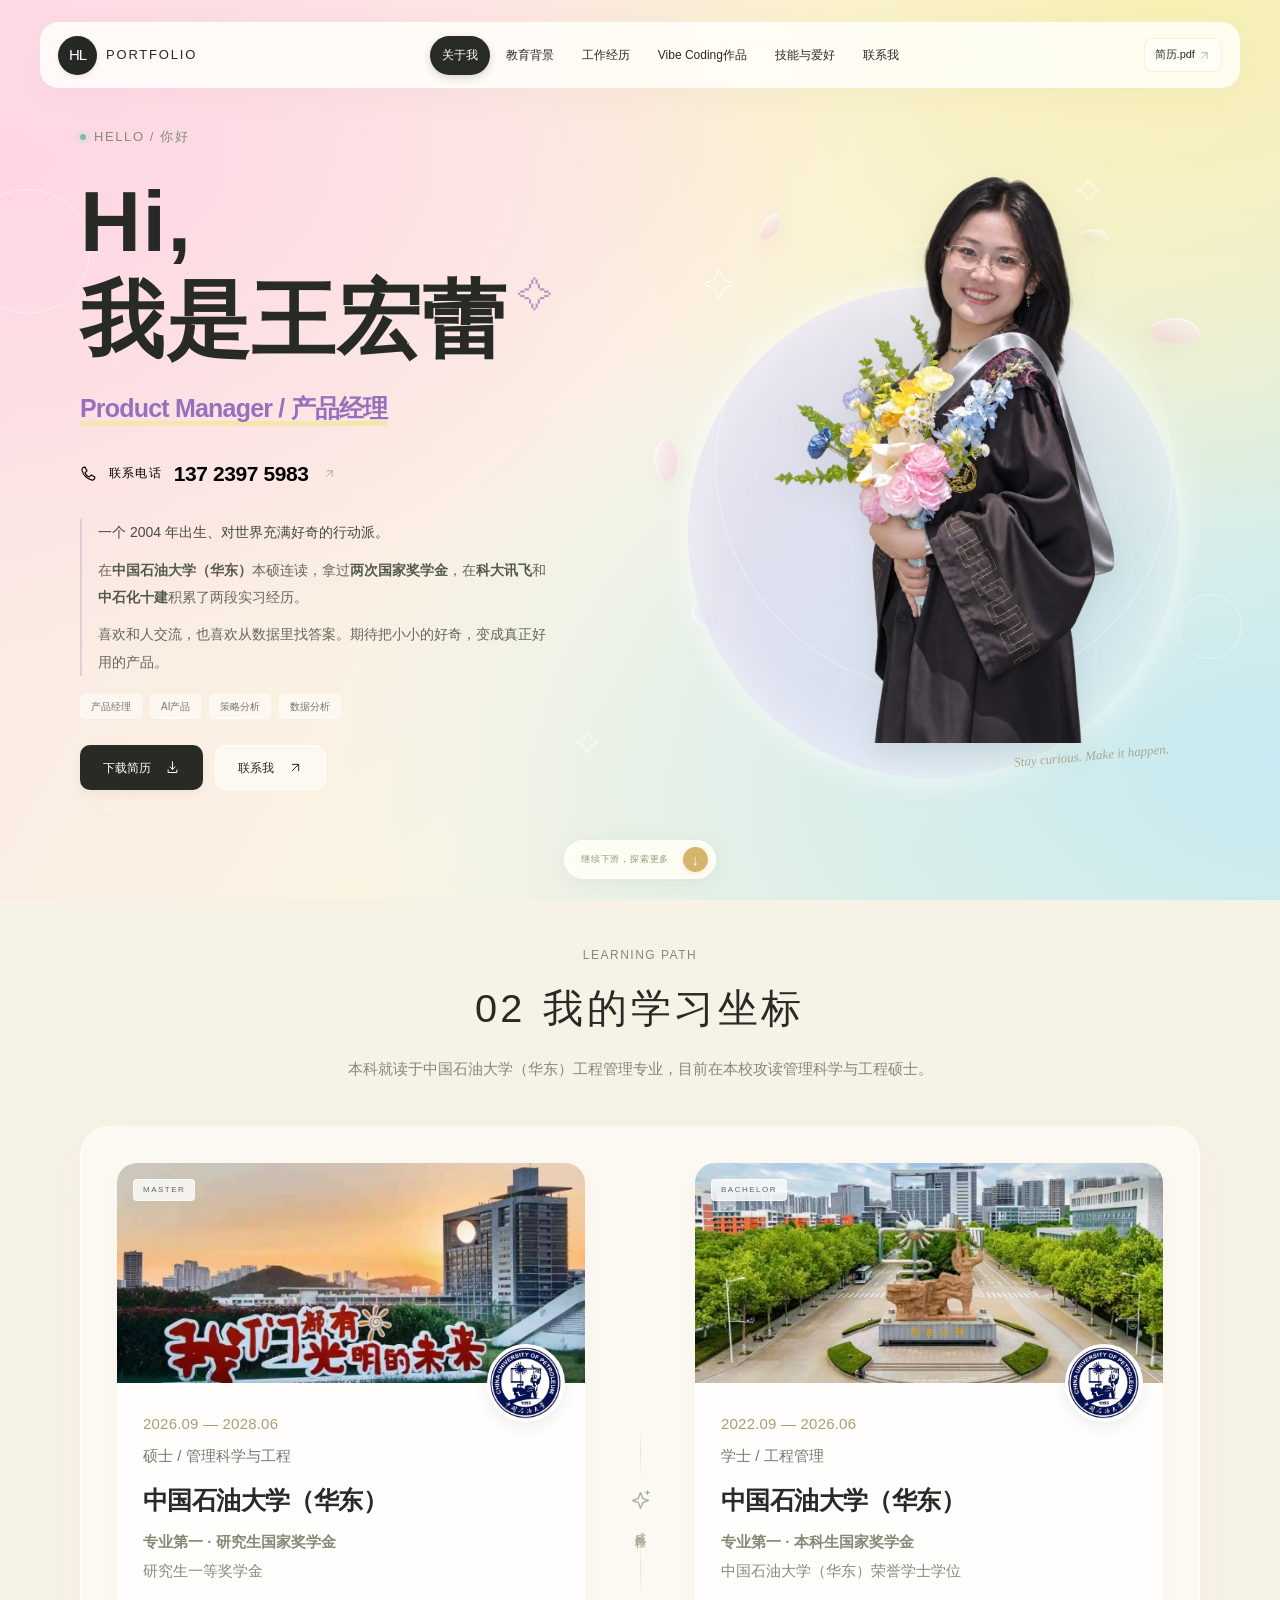
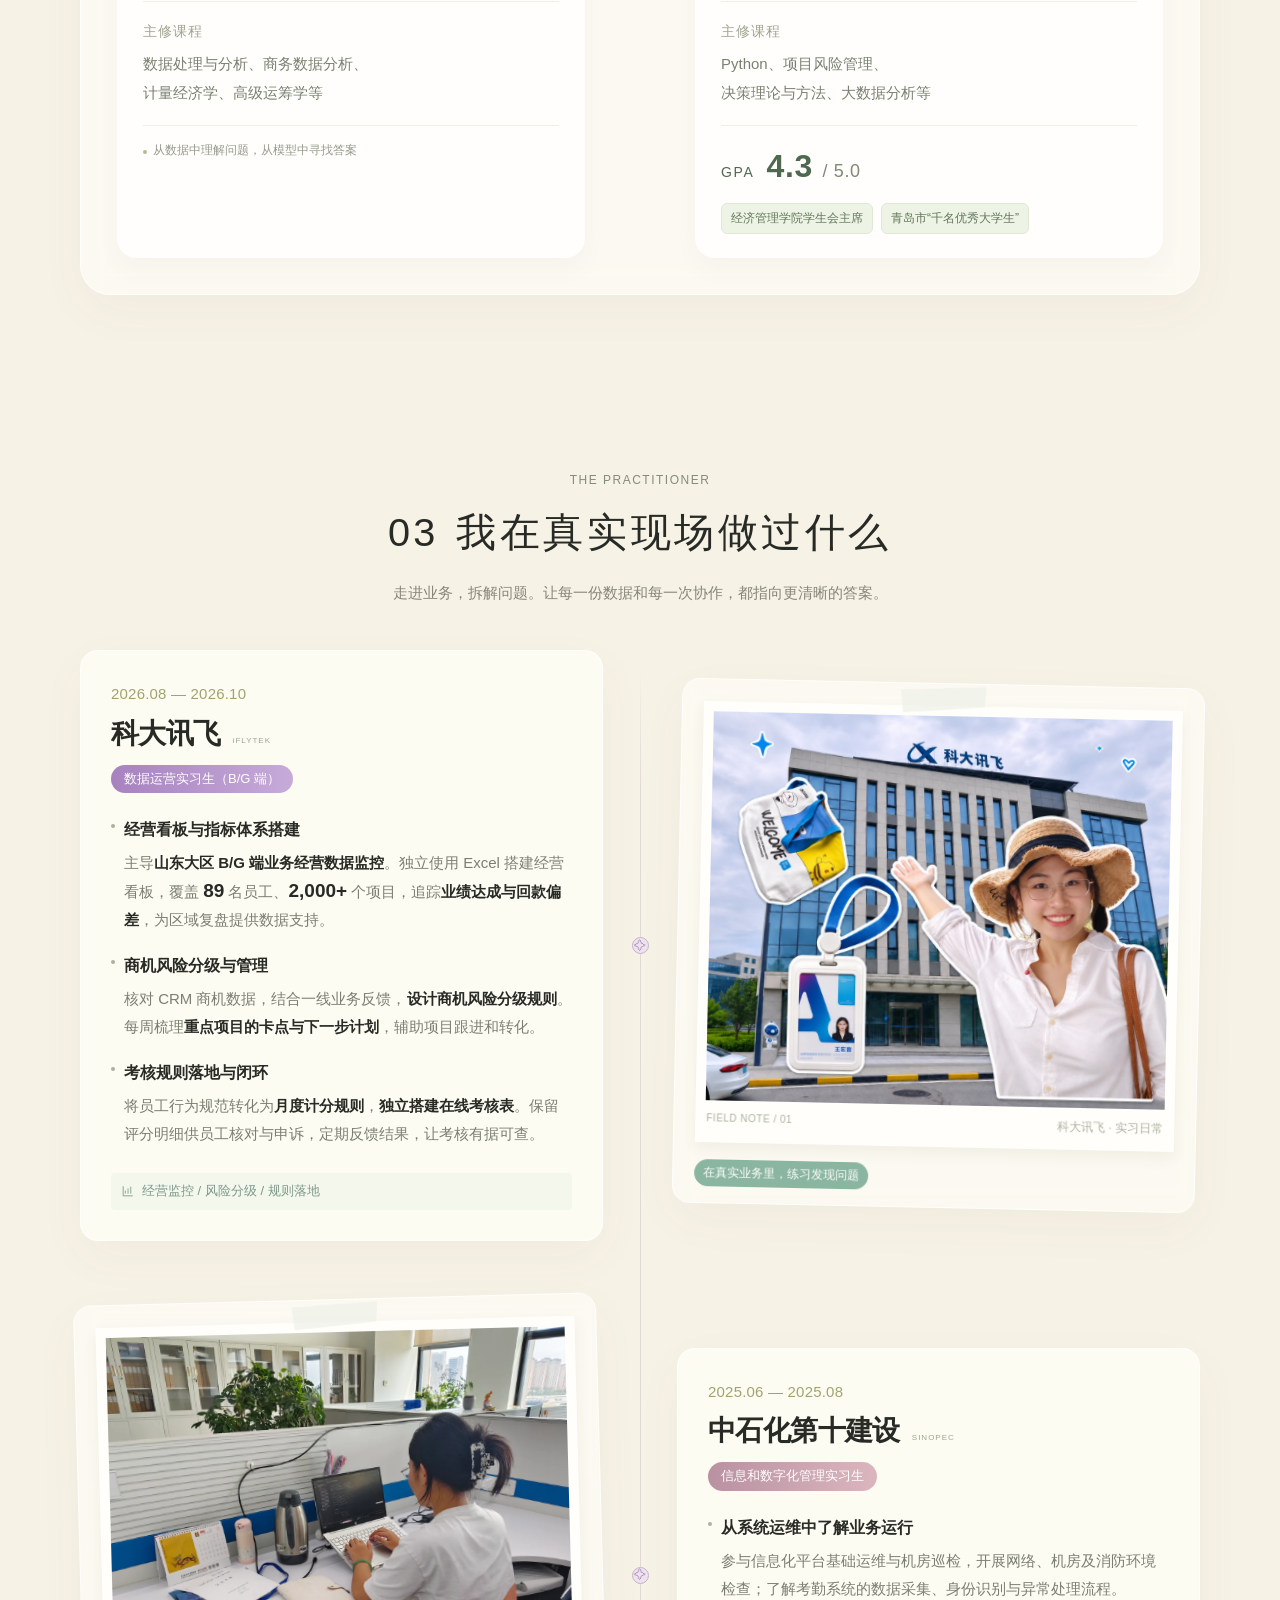
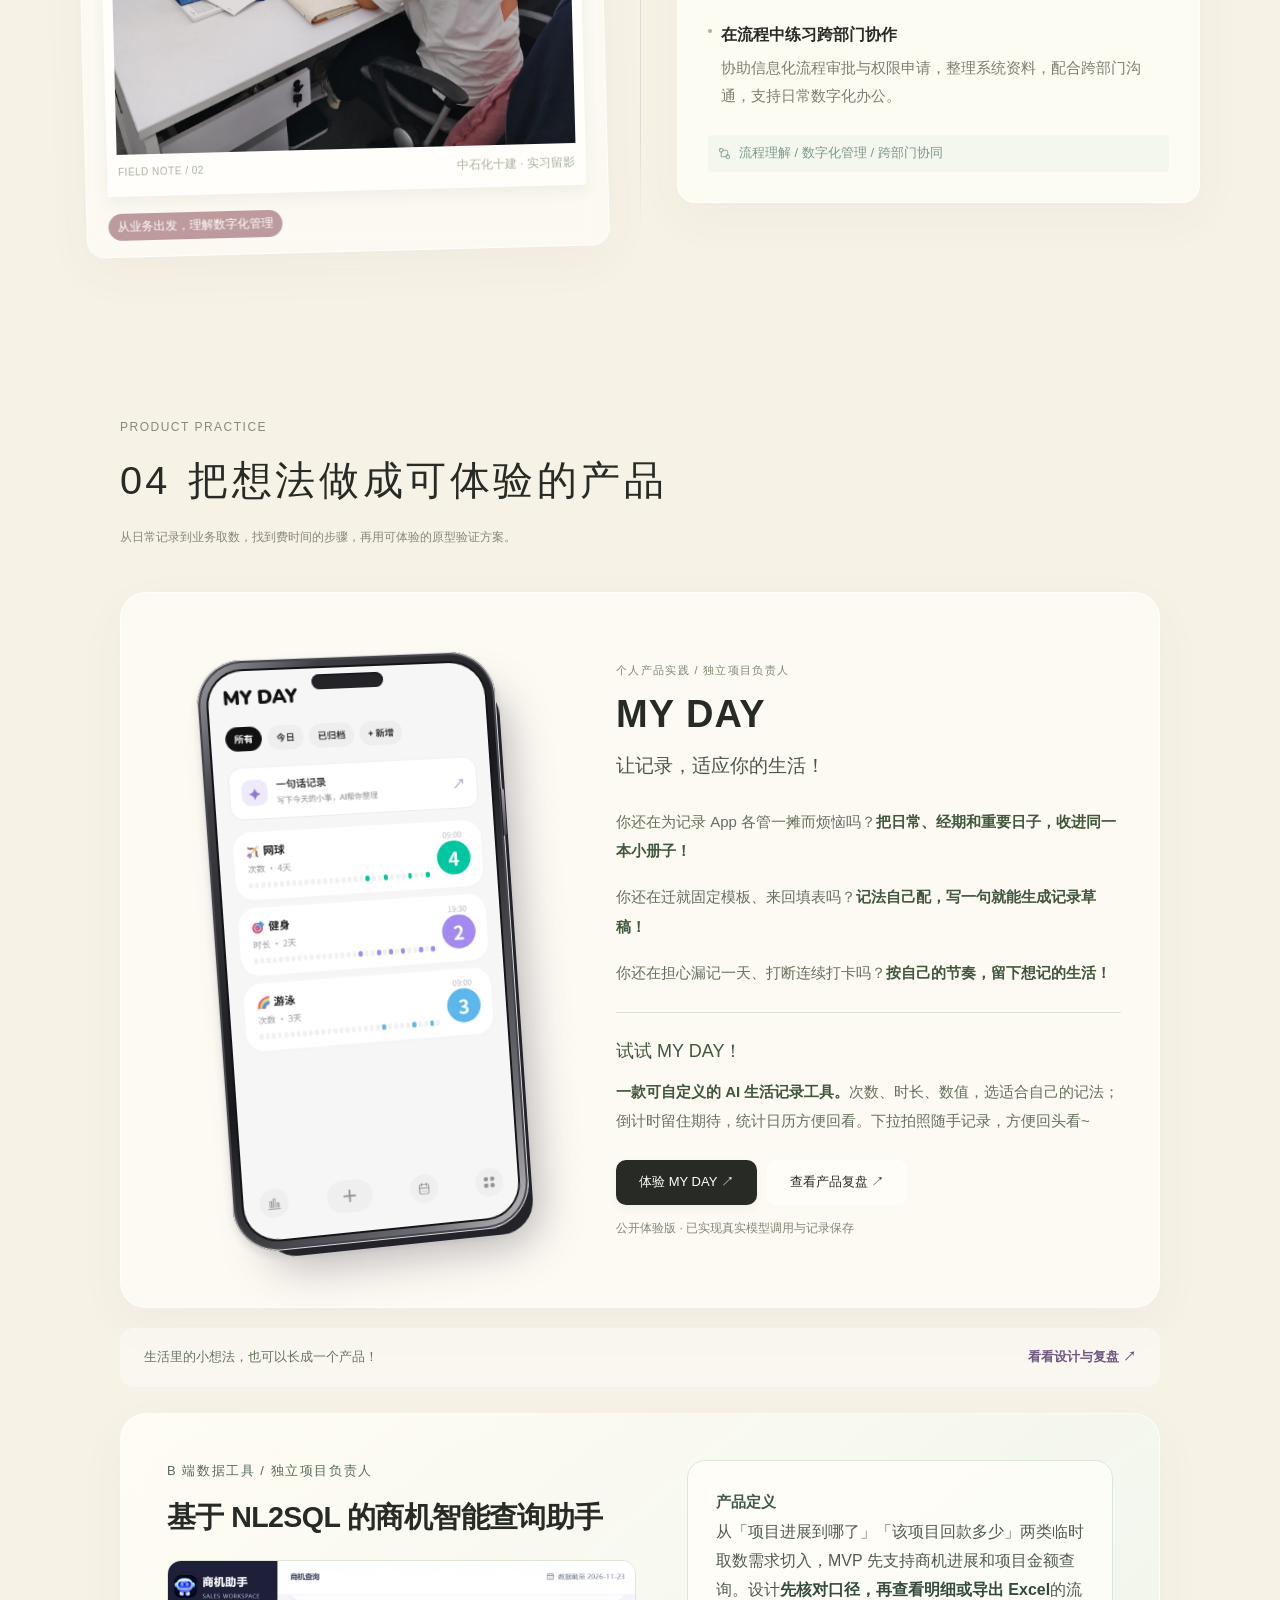
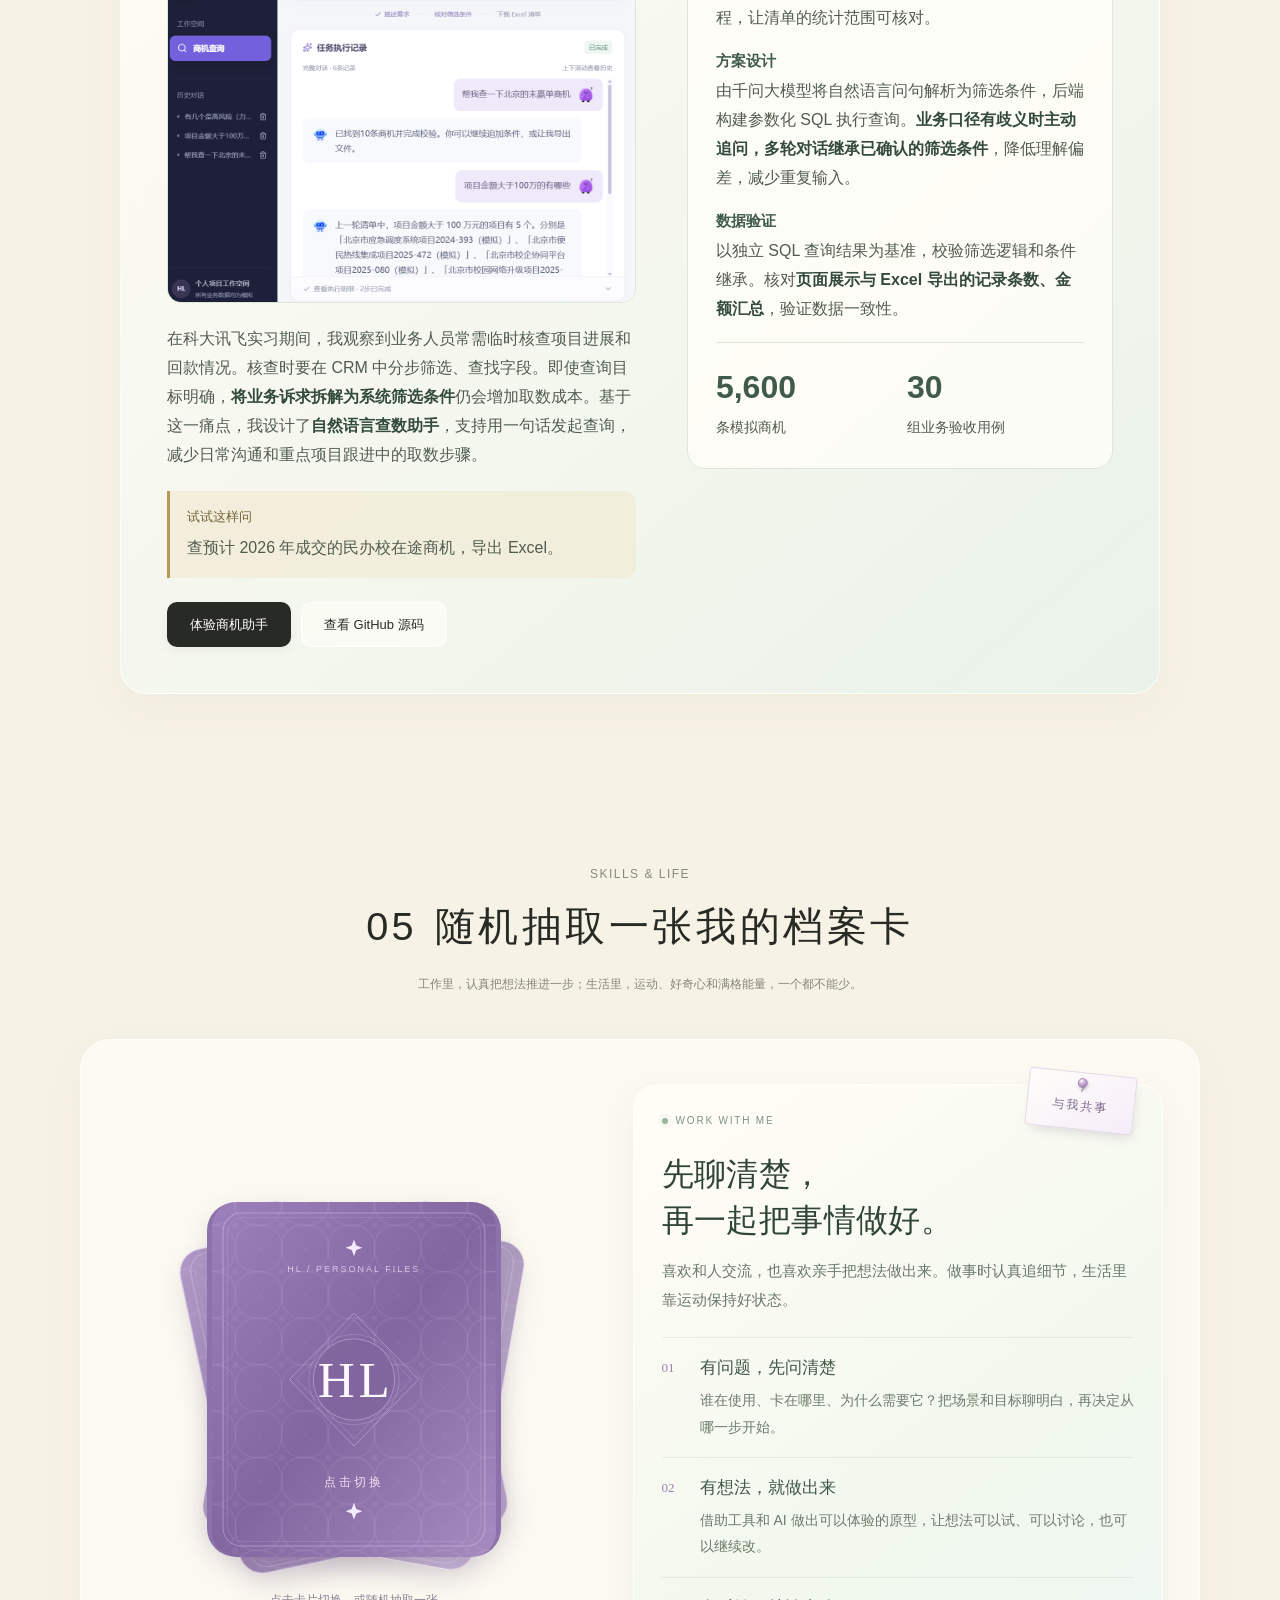
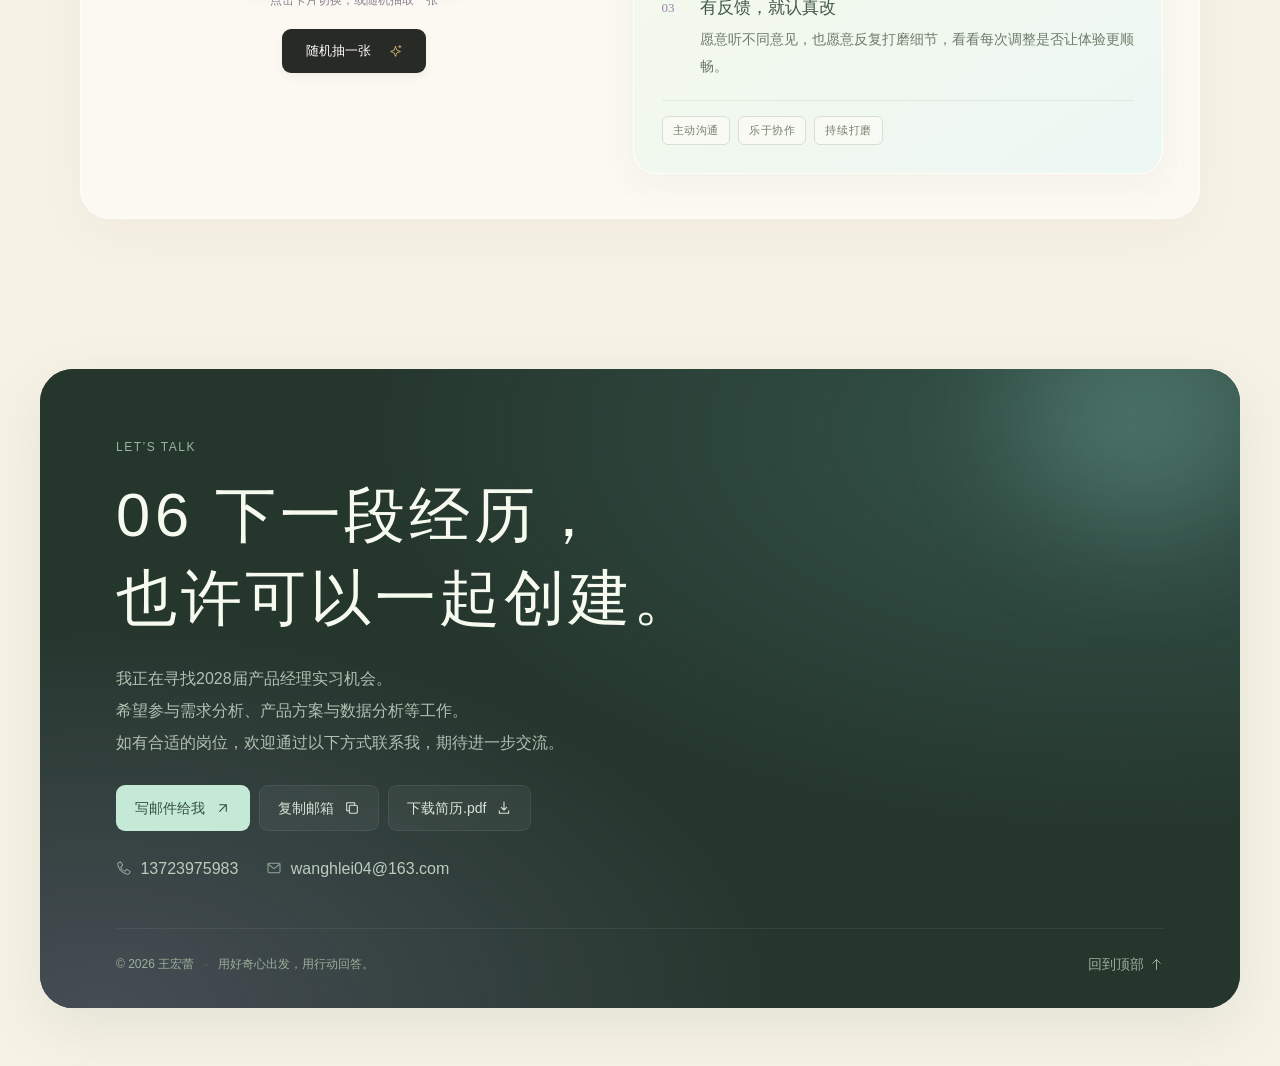
<file: index.html>
<!doctype html>
<html lang="zh-CN">
<head>
  <meta charset="utf-8">
  <meta name="viewport" content="width=device-width,initial-scale=1">
  <meta name="theme-color" content="#f8f2e4">
  <meta name="description" content="你好，我是王宏蕾。中国石油大学（华东）本硕连读，正在寻找产品经理相关实习。这里记录我的学习、实习和产品探索。">
  <title>王宏蕾 · 产品经理实习 | Portfolio</title>
  <link rel="icon" type="image/svg+xml" href="assets/favicon.svg">
  <link rel="stylesheet" href="styles.css?v=20261118-hr-public-1">
  <link rel="stylesheet" href="my-day-case.css?v=20261118-hr-public-1">
  <link rel="stylesheet" href="skills-deck.css">
  <script src="app.js" defer></script>
  <script src="skills-deck.js" defer></script>
  <link rel="stylesheet" href="opportunity-case.css?v=4">
</head>
<body>
  <a class="skip-link" href="#about">跳转至主要内容</a>
  <div class="ambient" aria-hidden="true"><span class="outline o1"></span><span class="outline o2"></span><span class="outline o3"></span><span class="glimmer g1">✧</span><span class="glimmer g2">✧</span></div>
  <header class="site-header">
    <a class="brand" href="#about" aria-label="HL 王宏蕾个人主页"><span class="brand-mark">HL</span><span>PORTFOLIO</span></a>
    <nav aria-label="主导航"><a href="#about" class="active">关于我</a><a href="#education">教育背景</a><a href="#experience">工作经历</a><a href="#projects">Vibe Coding作品</a><a href="#skills">技能与爱好</a><a href="#contact">联系我</a></nav>
    <a class="header-resume" href="assets/wang-honglei-resume.pdf?v=20261125-969ab6dcf9" download="简历-王宏蕾-中国石油大学（华东）.pdf">简历.pdf <svg><use href="#i-arrow-up-right"/></svg></a>
    <button class="menu-toggle" aria-label="展开导航" aria-expanded="false"><svg><use href="#i-menu"/></svg></button>
  </header>
  <main>
    <section id="about" class="hero section-shell">
      <div class="hero-copy">
        <div class="eyebrow hello"><span class="status-dot"></span> HELLO / 你好</div>
        <h1>Hi,<br><span class="hero-name">我是王宏蕾</span><span class="name-spark">✧</span></h1>
        <p class="hero-role"><span>Product Manager / 产品经理</span></p>
        <a class="phone-strip" href="tel:13723975983" aria-label="拨打联系电话 13723975983"><svg class="phone-glyph"><use href="#i-phone"/></svg><span class="phone-label">联系电话</span><strong class="phone-number">137 2397 5983</strong><svg class="phone-arrow"><use href="#i-arrow-up-right"/></svg></a>
        <div class="intro">
          <p>一个 2004 年出生、对世界充满好奇的行动派。</p>
          <p>在<strong>中国石油大学（华东）</strong>本硕连读，拿过<strong>两次国家奖学金</strong>，在<strong>科大讯飞</strong>和<strong>中石化十建</strong>积累了两段实习经历。</p>
          <p>喜欢和人交流，也喜欢从数据里找答案。期待把小小的好奇，变成真正好用的产品。</p>
        </div>
        <div class="tags"><span>产品经理</span><span>AI产品</span><span>策略分析</span><span>数据分析</span></div>
        <div class="hero-actions"><a class="button dark" href="assets/wang-honglei-resume.pdf?v=20261125-969ab6dcf9" download="简历-王宏蕾-中国石油大学（华东）.pdf">下载简历 <svg><use href="#i-download"/></svg></a><button class="button light" data-contact>联系我 <svg><use href="#i-arrow-up-right"/></svg></button></div>
      </div>
      <div class="hero-art">
        <div class="portrait-halo"></div><div class="portrait-ring"></div>
        <span class="petal p1"></span><span class="petal p2"></span><span class="petal p3"></span><span class="petal p4"></span><span class="petal p5"></span><span class="art-spark">✧</span>
        <img class="hero-portrait" src="assets/portrait-graduation-silver.webp" alt="王宏蕾身穿银色领边学位服、手捧鲜花的毕业人像" fetchpriority="high" width="960" height="1440" onerror="this.src='assets/portrait-resume.jpg';this.classList.add('fallback');this.onerror=null">

        <span class="art-caption">Stay curious. Make it happen.</span>
      </div>
    </section>
    <section id="education" class="section-shell education">
      <div class="section-heading center"><p class="eyebrow">LEARNING PATH</p><h2><span class="section-number">02</span><span class="section-title">我的学习坐标</span></h2><p>本科就读于中国石油大学（华东）工程管理专业，目前在本校攻读管理科学与工程硕士。</p></div>
      <div class="education-board glass">
        <article class="education-card"><div class="campus-photo"><img src="assets/campus-master.jpg" alt="中国石油大学（华东）夕阳下的校园" loading="lazy"><span class="degree-stamp">MASTER</span></div><img class="school-badge" src="assets/university-badge.webp" alt="中国石油大学（华东）校徽" loading="lazy"><div class="education-body"><p class="date">2026.09 — 2028.06</p><p class="degree">硕士 / 管理科学与工程</p><h3>中国石油大学（华东）</h3><p class="school-honors"><strong>专业第一 · 研究生国家奖学金</strong><br>研究生一等奖学金</p><div class="course-block"><span>主修课程</span><p>数据处理与分析、商务数据分析、<br>计量经济学、高级运筹学等</p></div><div class="card-foot"><span class="tiny-dot"></span> 从数据中理解问题，从模型中寻找答案</div></div></article>
        <div class="growth-path" aria-hidden="true"><span></span><svg><use href="#i-sparkles"/></svg><small>成长路径</small><span></span></div>
        <article class="education-card"><div class="campus-photo"><img src="assets/campus-bachelor.jpg" alt="中国石油大学（华东）本科校园风光" loading="lazy"><span class="degree-stamp">BACHELOR</span></div><img class="school-badge" src="assets/university-badge.webp" alt="中国石油大学（华东）校徽" loading="lazy"><div class="education-body"><p class="date">2022.09 — 2026.06</p><p class="degree">学士 / 工程管理</p><h3>中国石油大学（华东）</h3><p class="school-honors"><strong>专业第一 · 本科生国家奖学金</strong><br>中国石油大学（华东）荣誉学士学位</p><div class="course-block"><span>主修课程</span><p>Python、项目风险管理、<br>决策理论与方法、大数据分析等</p></div><div class="card-foot academic-highlights"><div class="gpa-highlight"><span>GPA</span><strong>4.3 <small>/ 5.0</small></strong></div><div class="education-tags"><span>经济管理学院学生会主席</span><span>青岛市“千名优秀大学生”</span></div></div></div></article>
      </div>
    </section>
    <section id="experience" class="section-shell experience">
      <div class="section-heading center"><p class="eyebrow">THE PRACTITIONER</p><h2><span class="section-number">03</span><span class="section-title">我在真实现场做过什么</span></h2><p>走进业务，拆解问题。让每一份数据和每一次协作，都指向更清晰的答案。</p></div>
      <div class="timeline">
        <article class="work-row" id="iflytek-internship"><div class="work-copy glass"><p class="date">2026.08 — 2026.10</p><h3>科大讯飞<span>iFLYTEK</span></h3><p class="role-chip purple">数据运营实习生（B/G 端）</p><ul class="work-points">
          <li><strong>经营看板与指标体系搭建</strong><p>主导<strong>山东大区 B/G 端业务经营数据监控</strong>。独立使用 Excel 搭建经营看板，覆盖 <b>89</b> 名员工、<b>2,000+</b> 个项目，追踪<strong>业绩达成与回款偏差</strong>，为区域复盘提供数据支持。</p></li>
          <li><strong>商机风险分级与管理</strong><p>核对 CRM 商机数据，结合一线业务反馈，<strong>设计商机风险分级规则</strong>。每周梳理<strong>重点项目的卡点与下一步计划</strong>，辅助项目跟进和转化。</p></li>
          <li><strong>考核规则落地与闭环</strong><p>将员工行为规范转化为<strong>月度计分规则</strong>，<strong>独立搭建在线考核表</strong>。保留评分明细供员工核对与申诉，定期反馈结果，让考核有据可查。</p></li>
        </ul><div class="work-takeaway"><svg><use href="#i-chart"/></svg> 经营监控 / 风险分级 / 规则落地</div></div><span class="timeline-point" aria-hidden="true">✧</span><div class="photo-note glass"><div class="work-photo"><div class="work-photo-image iflytek-frame"><img src="assets/iflytek-reframed.webp" alt="科大讯飞实习留影，楼顶公司名、本人和工牌完整可见" loading="lazy"></div><span class="photo-tape"></span><div class="photo-caption"><span>FIELD NOTE / 01</span><span>科大讯飞 · 实习日常</span></div></div><div class="note-foot"><span class="note-tag mint">在真实业务里，练习发现问题</span></div></div></article>
        <article class="work-row reverse"><div class="work-copy glass"><p class="date">2025.06 — 2025.08</p><h3>中石化第十建设<span>SINOPEC</span></h3><p class="role-chip rose">信息和数字化管理实习生</p><ul class="work-points">
          <li><strong>从系统运维中了解业务运行</strong><p>参与信息化平台基础运维与机房巡检，开展网络、机房及消防环境检查；了解考勤系统的数据采集、身份识别与异常处理流程。</p></li>
          <li><strong>在流程中练习跨部门协作</strong><p>协助信息化流程审批与权限申请，整理系统资料，配合跨部门沟通，支持日常数字化办公。</p></li>
        </ul><div class="work-takeaway"><svg><use href="#i-workflow"/></svg> 流程理解 / 数字化管理 / 跨部门协同</div></div><span class="timeline-point" aria-hidden="true">✧</span><div class="photo-note glass"><div class="work-photo"><div class="work-photo-image"><img src="assets/sinopec-1.webp" alt="中石化第十建设实习期间留影" loading="lazy"></div><span class="photo-tape"></span><div class="photo-caption"><span>FIELD NOTE / 02</span><span>中石化十建 · 实习留影</span></div></div><div class="note-foot"><span class="note-tag rose">从业务出发，理解数字化管理</span></div></div></article>
      </div>
    </section>
    <section id="projects" class="section-shell projects">
      <div class="section-heading"><p class="eyebrow">PRODUCT PRACTICE</p><h2><span class="section-number">04</span><span class="section-title">把想法做成可体验的产品</span></h2><p>从日常记录到业务取数，找到费时间的步骤，再用可体验的原型验证方案。</p></div>
      <article class="myday-feature">
        <figure class="myday-preview device-preview home-device-preview"><div class="product-device"><div class="product-device-screen"><img src="assets/myday-home.webp" alt="手机中的 MY DAY 首页，含一句话记录及网球、健身、游泳事件" width="780" height="1580" loading="lazy"></div></div></figure>
        <div class="myday-feature-copy">
          <p class="myday-overline">个人产品实践 / 独立项目负责人</p>
          <h3>MY DAY</h3><p class="myday-subtitle">让记录，适应你的生活！</p>
          <div class="myday-hooks">
            <p>你还在为记录 App 各管一摊而烦恼吗？<strong>把日常、经期和重要日子，收进同一本小册子！</strong></p>
            <p>你还在迁就固定模板、来回填表吗？<strong>记法自己配，写一句就能生成记录草稿！</strong></p>
            <p>你还在担心漏记一天、打断连续打卡吗？<strong>按自己的节奏，留下想记的生活！</strong></p>
          </div>
          <div class="myday-pitch"><p>试试 MY DAY！</p><p><strong>一款可自定义的 AI 生活记录工具。</strong>次数、时长、数值，选适合自己的记法；倒计时留住期待，统计日历方便回看。下拉拍照随手记录，方便回头看~</p></div>
          <div class="myday-links"><a class="button dark" href="https://hongleiwang04.github.io/my-day-pages/" target="_blank" rel="noopener noreferrer">体验 MY DAY ↗</a><a class="button light" href="my-day.html">查看产品复盘 ↗</a></div>
          <p class="myday-demo-note">公开体验版 · 已实现真实模型调用与记录保存</p>
        </div>
      </article>
      <div class="myday-case-strip"><span>生活里的小想法，也可以长成一个产品！</span><a href="my-day.html">看看设计与复盘 ↗</a></div>
      <article class="opportunity-feature glass" aria-labelledby="opportunity-title">
        <div class="opportunity-main">
          <p class="myday-overline">B 端数据工具 / 独立项目负责人</p>
          <h3 id="opportunity-title">基于 NL2SQL 的商机智能查询助手</h3>
          <img class="opportunity-screenshot" src="assets/opportunity-conversation.png" alt="商机助手对话截图：先查询北京未赢单商机，再追问其中项目金额大于 100 万元的项目" width="1118" height="818" loading="lazy" decoding="async">
          <p>在科大讯飞实习期间，我观察到业务人员常需临时核查项目进展和回款情况。核查时要在 CRM 中分步筛选、查找字段。即使查询目标明确，<strong>将业务诉求拆解为系统筛选条件</strong>仍会增加取数成本。基于这一痛点，我设计了<strong>自然语言查数助手</strong>，支持用一句话发起查询，减少日常沟通和重点项目跟进中的取数步骤。</p>
          <div class="opportunity-example">
            <span>试试这样问</span>
            <p>查预计 2026 年成交的民办校在途商机，导出 Excel。</p>
          </div>
          <div class="myday-links">
            <a class="button dark" href="https://hongleiwang04.github.io/ai-opportunity-assistant/" target="_blank" rel="noopener noreferrer">体验商机助手</a>
            <a class="button light" href="https://github.com/HongleiWang04/ai-opportunity-assistant" target="_blank" rel="noopener noreferrer">查看 GitHub 源码</a>
          </div>
        </div>
        <div class="opportunity-details">
          <dl>
            <div><dt>产品定义</dt><dd>从「项目进展到哪了」「该项目回款多少」两类临时取数需求切入，MVP 先支持商机进展和项目金额查询。设计<strong>先核对口径，再查看明细或导出 Excel</strong>的流程，让清单的统计范围可核对。</dd></div>
            <div><dt>方案设计</dt><dd>由千问大模型将自然语言问句解析为筛选条件，后端构建参数化 SQL 执行查询。<strong>业务口径有歧义时主动追问，多轮对话继承已确认的筛选条件</strong>，降低理解偏差，减少重复输入。</dd></div>
            <div><dt>数据验证</dt><dd>以独立 SQL 查询结果为基准，校验筛选逻辑和条件继承。核对<strong>页面展示与 Excel 导出的记录条数、金额汇总</strong>，验证数据一致性。</dd></div>
          </dl>
          <div class="opportunity-metrics">
            <div><strong>5,600</strong><span>条模拟商机</span></div>
            <div><strong>30</strong><span>组业务验收用例</span></div>
          </div>
        </div>
      </article>
    </section>

    <section id="skills" class="section-shell skills">
      <div class="section-heading center"><p class="eyebrow">SKILLS & LIFE</p><h2><span class="section-number">05</span><span class="section-title">随机抽取一张我的档案卡</span></h2><p>工作里，认真把想法推进一步；生活里，运动、好奇心和满格能量，一个都不能少。</p></div>
      <div class="skills-board glass"><div class="skill-deck" aria-label="个人能力与爱好卡片" aria-busy="false">
        <div class="skill-carousel">
          <div class="skill-stage">
            <span class="skill-stack-shadow shadow-left" aria-hidden="true"></span><span class="skill-stack-shadow shadow-right" aria-hidden="true"></span>
            <button id="skill-card" class="skill-card" type="button" aria-label="档案卡，点击向左滑动查看下一张">
              <span class="skill-turn">
                <span class="skill-side skill-cover" aria-hidden="false"><span class="skill-cover-label">HL / PERSONAL FILES</span><span class="skill-monogram">HL</span><span class="skill-cover-hint">点击切换</span></span>
                <span class="skill-side skill-content" aria-hidden="true"><img id="skill-art" src="assets/skill-sql.webp" width="1122" height="1402" alt="SQL介绍卡" loading="lazy" decoding="async" draggable="false"></span>
              </span>
            </button>
          </div>
        </div>
        <p class="deck-hint" id="skill-status" role="status" aria-live="polite">点击卡片切换，或随机抽取一张</p>
        <button class="button dark draw-button" id="draw-skill" type="button"><span id="draw-skill-label">随机抽一张</span><svg aria-hidden="true"><use href="#i-sparkles"/></svg></button>
      </div>
      <article class="work-card" aria-labelledby="work-title">
        <span class="work-note"><span class="work-pin" aria-hidden="true"></span>与我共事</span>
        <p class="work-eyebrow"><span aria-hidden="true"></span> WORK WITH ME</p>
        <h3 id="work-title"><span>先聊清楚，</span><span>再一起把事情做好。</span></h3>
        <p class="work-intro">喜欢和人交流，也喜欢亲手把想法做出来。做事时认真追细节，生活里靠运动保持好状态。</p>
        <ol class="work-habits">
          <li><span class="work-index" aria-hidden="true">01</span><div><h4>有问题，先问清楚</h4><p>谁在使用、卡在哪里、为什么需要它？把场景和目标聊明白，再决定从哪一步开始。</p></div></li>
          <li><span class="work-index" aria-hidden="true">02</span><div><h4>有想法，就做出来</h4><p>借助工具和 AI 做出可以体验的原型，让想法可以试、可以讨论，也可以继续改。</p></div></li>
          <li><span class="work-index" aria-hidden="true">03</span><div><h4>有反馈，就认真改</h4><p>愿意听不同意见，也愿意反复打磨细节，看看每次调整是否让体验更顺畅。</p></div></li>
        </ol>
        <div class="work-tags" aria-label="我的工作方式"><span>主动沟通</span><span>乐于协作</span><span>持续打磨</span></div>
      </article></div>
    </section>
    <section id="contact" class="section-shell contact"><div class="contact-panel"><div class="contact-glow" aria-hidden="true"></div><p class="eyebrow">LET’S TALK</p><h2><span class="section-number">06</span> 下一段经历，<br>也许可以一起创建。</h2><p class="contact-intro">我正在寻找2028届产品经理实习机会。<br>希望参与需求分析、产品方案与数据分析等工作。<br>如有合适的岗位，欢迎通过以下方式联系我，期待进一步交流。</p><div class="contact-actions"><a class="button mint-button" href="mailto:wanghlei04@163.com">写邮件给我 <svg><use href="#i-arrow-up-right"/></svg></a><button class="button ghost" data-copy="wanghlei04@163.com">复制邮箱 <svg><use href="#i-copy"/></svg></button><a class="button ghost" href="assets/wang-honglei-resume.pdf?v=20261125-969ab6dcf9" download="简历-王宏蕾-中国石油大学（华东）.pdf">下载简历.pdf <svg><use href="#i-download"/></svg></a></div><div class="contact-details"><a href="tel:13723975983"><svg><use href="#i-phone"/></svg> 13723975983</a><a href="mailto:wanghlei04@163.com"><svg><use href="#i-mail"/></svg> wanghlei04@163.com</a></div><div class="contact-bottom"><span>© <span id="year">2026</span> 王宏蕾 <i>·</i> 用好奇心出发，用行动回答。</span><a href="#about">回到顶部 <svg><use href="#i-arrow-up"/></svg></a></div></div></section>
  </main>
  <a class="scroll-cue" href="#education"><span>继续下滑，探索更多</span><span class="cue-arrow">↓</span></a>
  <dialog id="contact-dialog"><button class="dialog-close" aria-label="关闭联系方式"><svg><use href="#i-x"/></svg></button><p class="eyebrow"><span class="status-dot"></span> LET’S CONNECT</p><h2>很高兴认识你。</h2><p>关于实习机会，或一个有趣的产品想法，都欢迎联系我。</p><div class="contact-option"><svg><use href="#i-phone"/></svg><div><span>PHONE / 联系电话</span><a href="tel:13723975983">13723975983</a></div><button data-copy="13723975983" aria-label="复制联系电话"><svg><use href="#i-copy"/></svg></button></div><div class="contact-option"><svg><use href="#i-mail"/></svg><div><span>EMAIL / 电子邮箱</span><a href="mailto:wanghlei04@163.com">wanghlei04@163.com</a></div><button data-copy="wanghlei04@163.com" aria-label="复制邮箱"><svg><use href="#i-copy"/></svg></button></div><span class="dialog-signoff">期待和你，一起把好想法做出来。✧</span></dialog>
  <div class="toast" role="status" aria-live="polite"></div>
  <svg class="svg-defs" xmlns="http://www.w3.org/2000/svg" aria-hidden="true"><defs>
    <symbol id="i-arrow-up-right" viewBox="0 0 24 24"><path d="M7 17 17 7M7 7h10v10"/></symbol><symbol id="i-arrow-right" viewBox="0 0 24 24"><path d="M4 12h16m-6-6 6 6-6 6"/></symbol><symbol id="i-arrow-left" viewBox="0 0 24 24"><path d="M20 12H4m6-6-6 6 6 6"/></symbol><symbol id="i-arrow-up" viewBox="0 0 24 24"><path d="M12 20V4M6 10l6-6 6 6"/></symbol><symbol id="i-download" viewBox="0 0 24 24"><path d="M12 3v12m-4-4 4 4 4-4M5 16v4h14v-4"/></symbol><symbol id="i-copy" viewBox="0 0 24 24"><rect x="8" y="8" width="12" height="12" rx="2"/><path d="M16 8V4H4v12h4"/></symbol><symbol id="i-phone" viewBox="0 0 24 24"><path d="m7 3 3 5-3 3c1 3 3 5 6 6l3-3 5 3c0 3-2 5-5 4C9 19 5 15 3 8 2 5 4 3 7 3Z"/></symbol><symbol id="i-mail" viewBox="0 0 24 24"><rect x="3" y="5" width="18" height="14" rx="2"/><path d="m3 6 9 7 9-7"/></symbol><symbol id="i-x" viewBox="0 0 24 24"><path d="m6 6 12 12M6 18 18 6"/></symbol><symbol id="i-menu" viewBox="0 0 24 24"><path d="M4 7h16M4 12h16M4 17h16"/></symbol><symbol id="i-sparkles" viewBox="0 0 24 24"><path d="m12 3 2.5 6.5L21 12l-6.5 2.5L12 21l-2.5-6.5L3 12l6.5-2.5L12 3Zm8-2v4m-2-2h4"/></symbol><symbol id="i-chart" viewBox="0 0 24 24"><path d="M4 3v17h17M8 15v-4m5 4V7m5 8V4"/></symbol><symbol id="i-workflow" viewBox="0 0 24 24"><rect x="3" y="3" width="6" height="6" rx="1"/><rect x="15" y="15" width="6" height="6" rx="1"/><path d="M9 6h6a3 3 0 0 1 3 3v6M6 9v9h9"/></symbol><symbol id="i-code" viewBox="0 0 24 24"><path d="m8 6-6 6 6 6m8-12 6 6-6 6M14 3l-4 18"/></symbol><symbol id="i-target" viewBox="0 0 24 24"><circle cx="12" cy="12" r="9"/><circle cx="12" cy="12" r="5"/><path d="M12 12 21 3m-5 0h5v5"/></symbol><symbol id="i-cursor" viewBox="0 0 24 24"><path d="m5 3 14 10-7 1-3 7L5 3Z"/></symbol><symbol id="i-wave" viewBox="0 0 24 24"><path d="M2 8c3-5 5 5 8 0s5 5 8 0 4 0 4 0M2 14c3-5 5 5 8 0s5 5 8 0 4 0 4 0M2 20c3-5 5 5 8 0s5 5 8 0 4 0 4 0"/></symbol>
  </defs></svg>
</body>
</html>
</file>
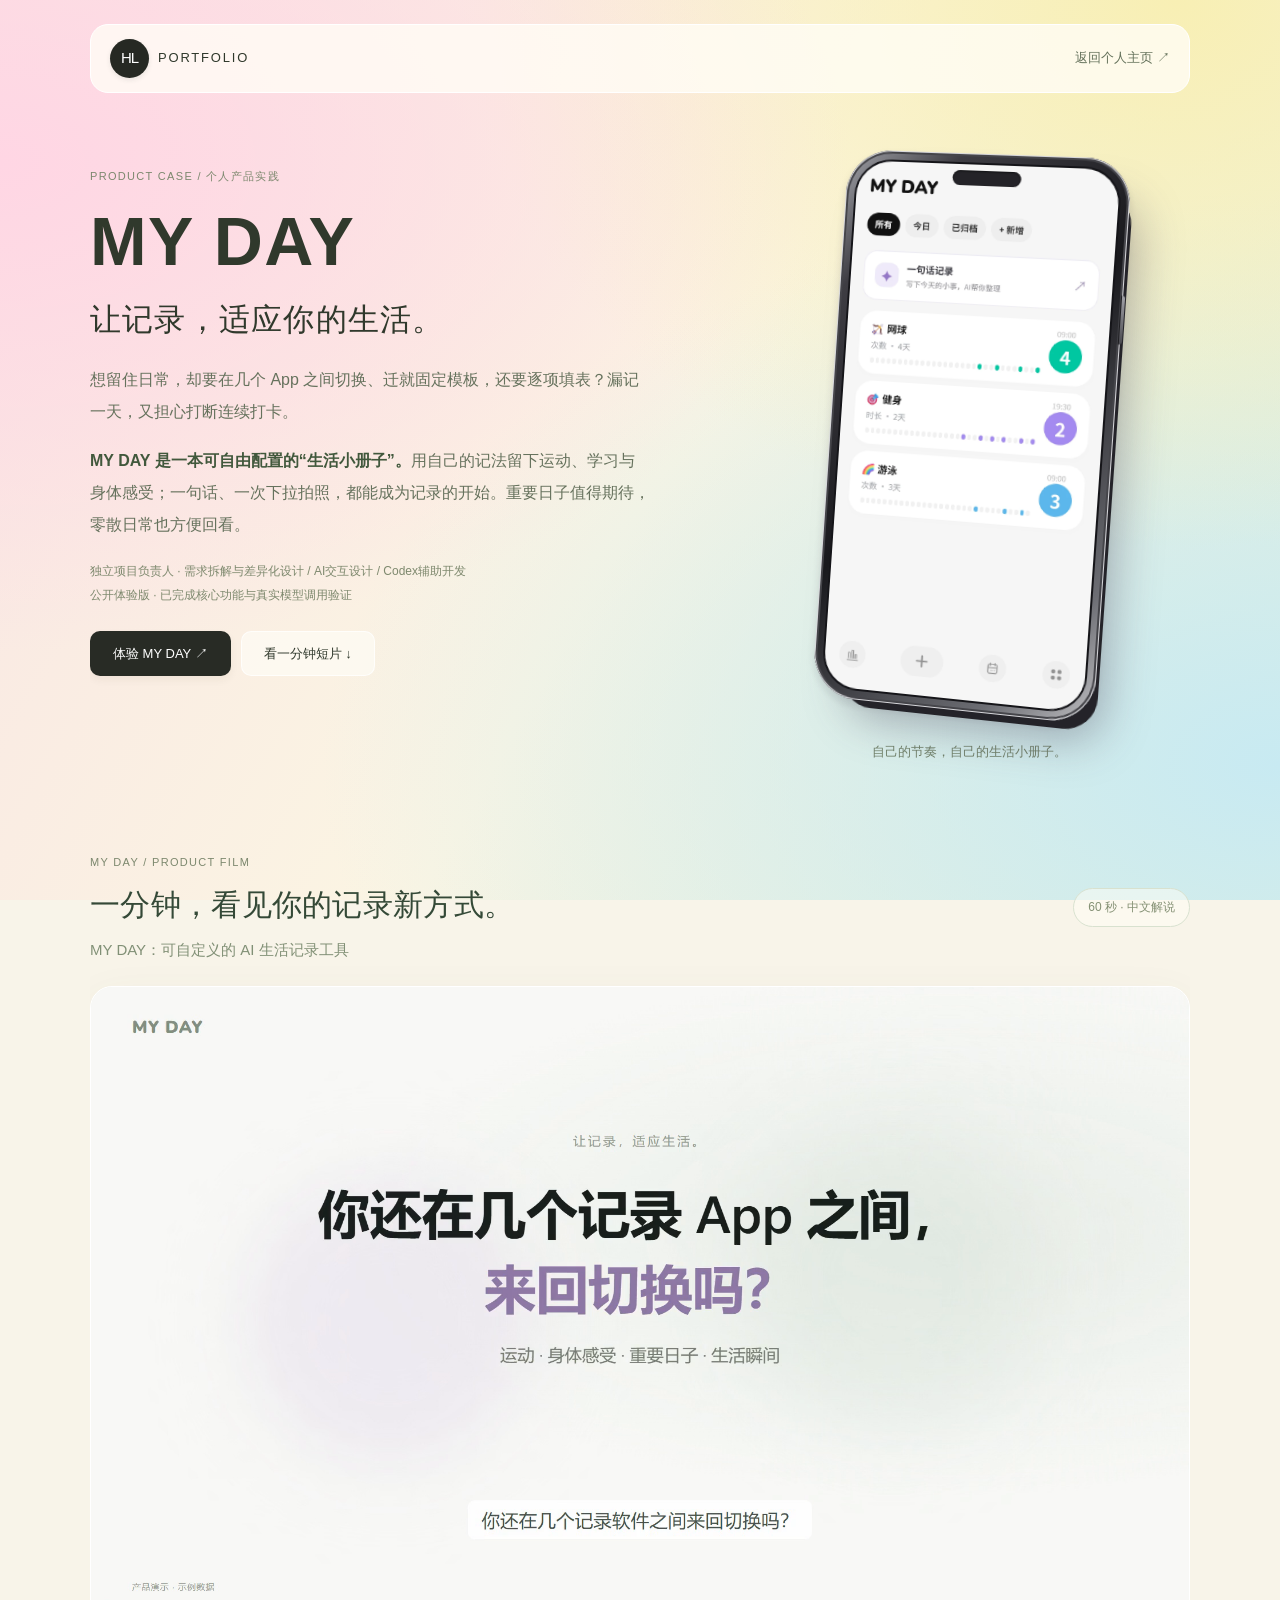
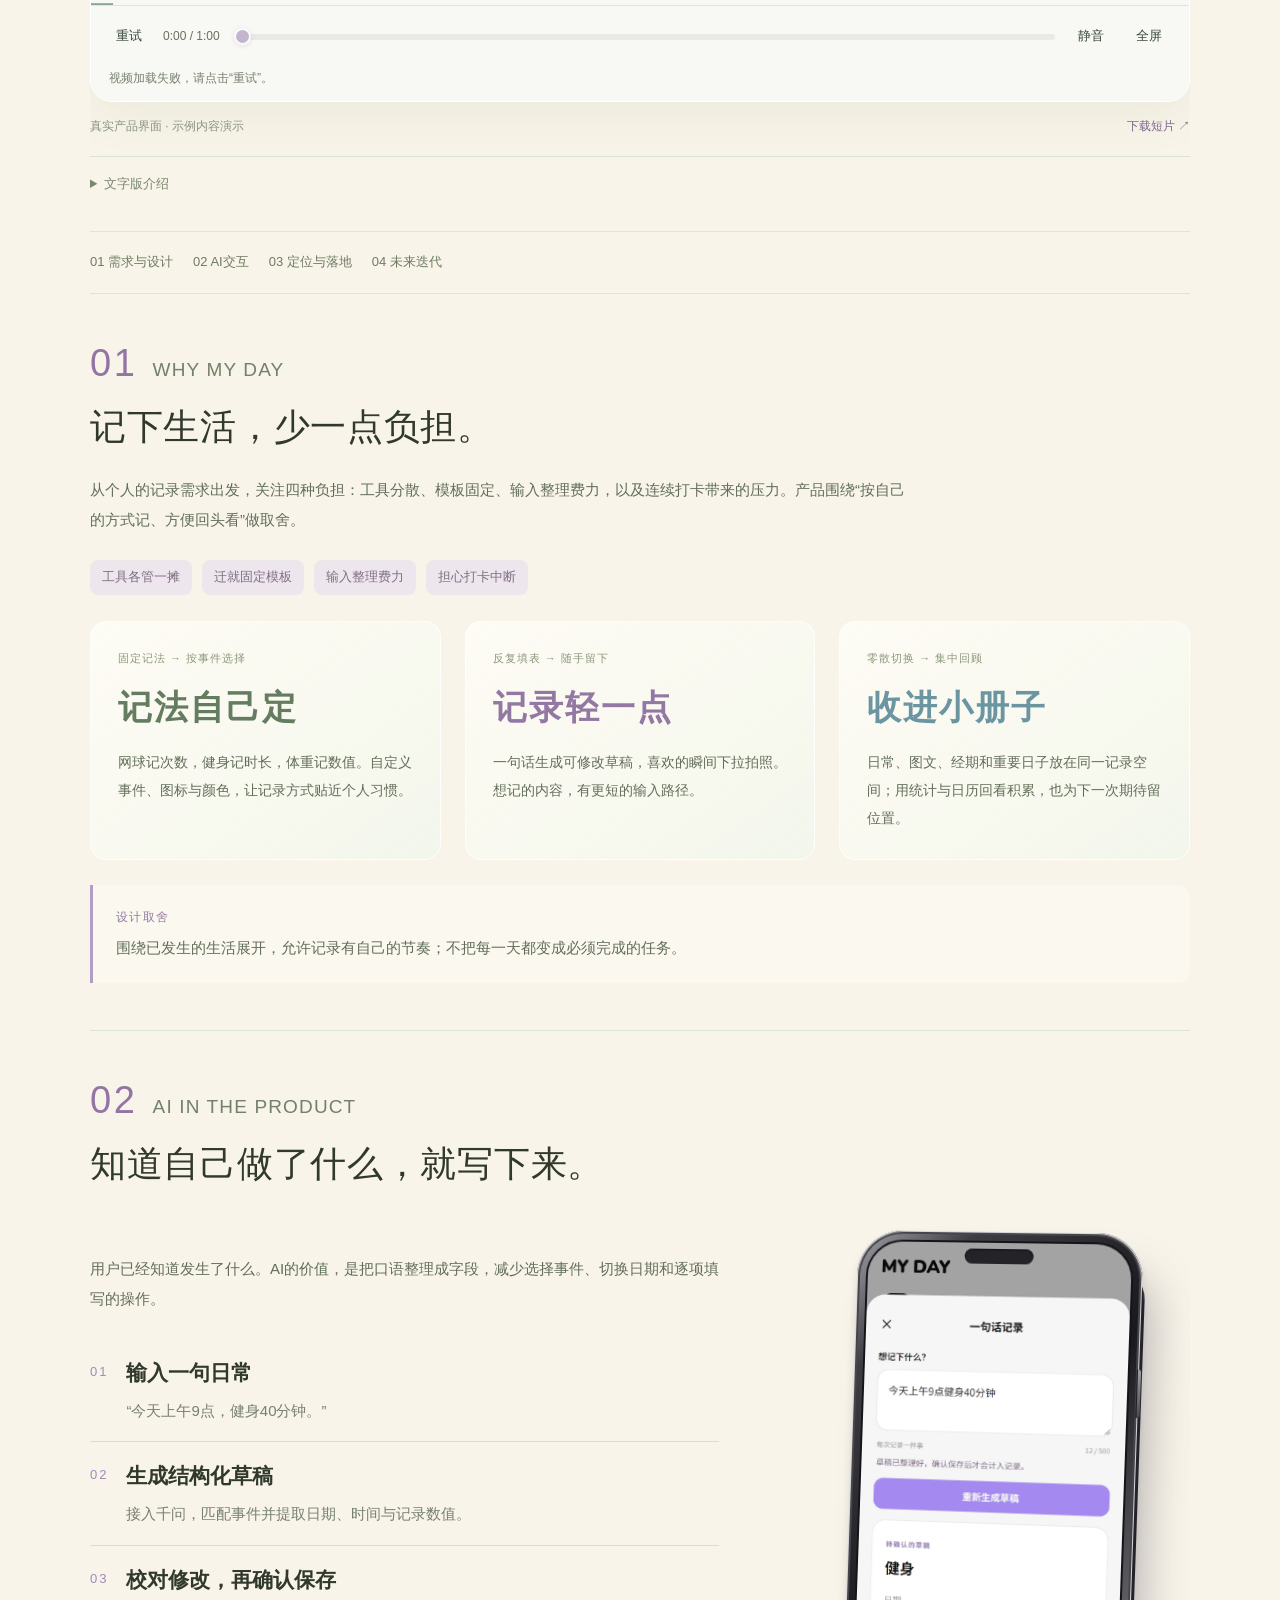
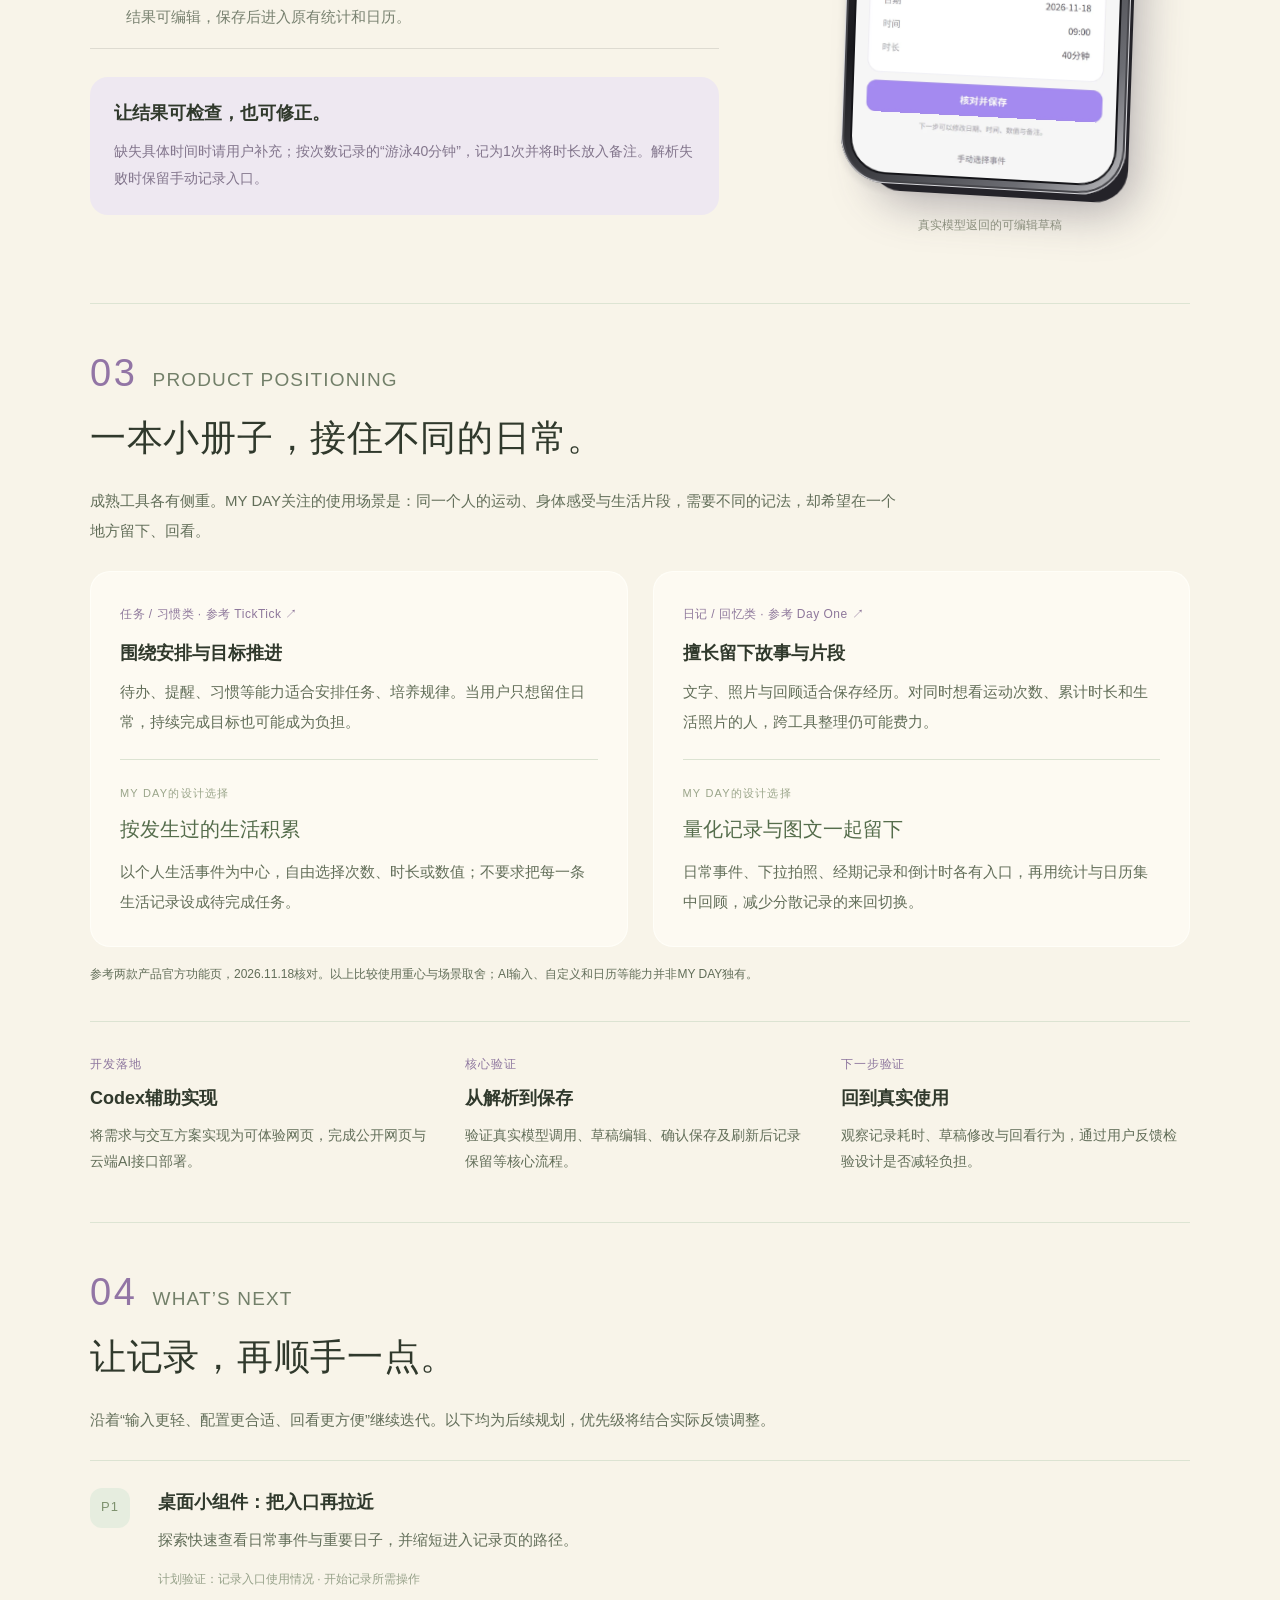
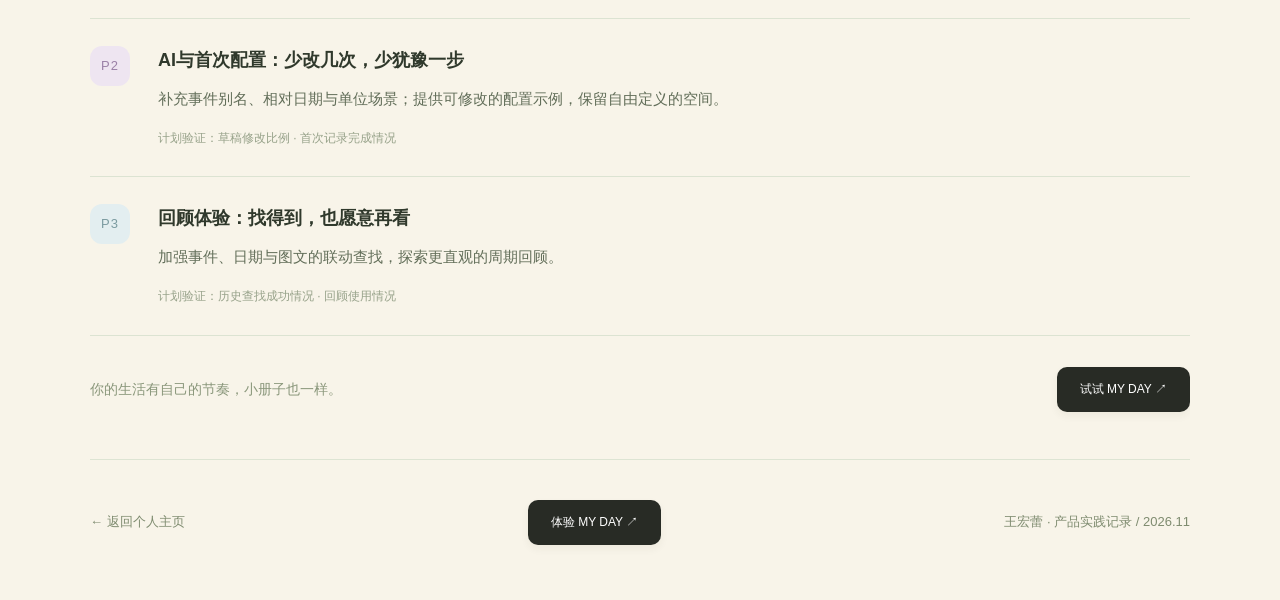
<file: my-day.html>
<!doctype html>
<html lang="zh-CN">
<head>
  <meta charset="utf-8"><meta name="viewport" content="width=device-width,initial-scale=1"><meta name="theme-color" content="#f8f2e4">
  <meta name="description" content="MY DAY：可自定义的 AI 生活记录工具。从工具分散、模板固定、填表负担与打卡压力出发，记录需求拆解、AI交互设计、上线验证与迭代方向。">
  <title>MY DAY · 产品思考与复盘 | 王宏蕾</title>
  <link rel="icon" type="image/svg+xml" href="assets/favicon.svg"><link rel="stylesheet" href="styles.css?v=20261118-hr-public-1"><link rel="stylesheet" href="my-day-case.css?v=20261118-hr-public-1">
  <script src="film-player.js?v=20261118-hr-public-1" defer></script>
</head>
<body class="case-page campaign-page">
<a class="skip-link" href="#case-content">跳转至项目内容</a>
<div class="case-shell">
  <header class="case-topbar"><a class="brand" href="index.html#projects"><span class="brand-mark">HL</span><span>PORTFOLIO</span></a><a class="case-back" href="index.html#projects">返回个人主页 ↗</a></header>
  <main id="case-content">
    <section class="case-hero">
      <div>
        <p class="myday-overline">PRODUCT CASE / 个人产品实践</p>
        <h1>MY DAY<span>让记录，适应你的生活。</span></h1>
        <p class="case-lead">想留住日常，却要在几个 App 之间切换、迁就固定模板，还要逐项填表？漏记一天，又担心打断连续打卡。</p>
        <p class="case-lead case-value"><strong>MY DAY 是一本可自由配置的<span class="cn-quote">“生活小册子”</span>。</strong>用自己的记法留下运动、学习与身体感受；一句话、一次下拉拍照，都能成为记录的开始。重要日子值得期待，零散日常也方便回看。</p>
        <p class="case-role">独立项目负责人 · 需求拆解与差异化设计 / AI交互设计 / Codex辅助开发<br>公开体验版 · 已完成核心功能与真实模型调用验证</p>
        <div class="myday-links"><a class="button dark" href="https://hongleiwang04.github.io/my-day-pages/" target="_blank" rel="noopener noreferrer">体验 MY DAY ↗</a><a class="button light" href="#product-film">看一分钟短片 ↓</a></div>
      </div>
      <figure class="myday-preview device-preview case-device-preview"><div class="product-device"><div class="product-device-screen"><img src="assets/myday-home.webp" width="780" height="1580" alt="手机中的 MY DAY 首页，包含一句话记录入口与自定义事件" fetchpriority="high"></div></div><figcaption>自己的节奏，自己的生活小册子。</figcaption></figure>
    </section>
    <section class="case-film" id="product-film" aria-labelledby="film-title">
      <div class="film-heading"><div><p class="myday-overline">MY DAY / PRODUCT FILM</p><h2 id="film-title">一分钟，看见你的记录新方式。</h2><p class="film-lead">MY DAY：可自定义的 AI 生活记录工具</p></div><span class="film-duration">60 秒 · 中文解说</span></div>
      <div class="film-player"><video id="product-video" controls playsinline preload="none" poster="assets/myday-introduction-poster.png?v=20261118-hr-public-1" aria-label="MY DAY一分钟产品短片，含痛点介绍、真实产品演示、中文配音、字幕与背景音乐"><source src="assets/myday-introduction.mp4?v=20261118-hr-public-1" type="video/mp4">当前浏览器无法播放视频，请<a href="assets/myday-introduction.mp4?v=20261118-hr-public-1">下载观看</a>。</video><div class="film-controls" hidden aria-label="视频播放控制">
        <button type="button" class="film-toggle" aria-label="播放视频">播放</button>
        <output class="film-time" aria-live="off">0:00 / 1:00</output>
        <input class="film-seek" type="range" min="0" max="60" step="0.1" value="0" aria-label="视频播放进度" aria-valuetext="0秒，共60秒" disabled>
        <button type="button" class="film-mute" aria-label="静音">静音</button>
        <button type="button" class="film-fullscreen" aria-label="全屏播放">全屏</button>
      </div><p class="film-load-status" role="status" hidden></p></div>
      <div class="film-caption"><span>真实产品界面 · 示例内容演示</span><a href="assets/myday-introduction.mp4?v=20261118-hr-public-1" download="MY-DAY-产品介绍.mp4">下载短片 ↗</a></div>
      <details class="film-transcript"><summary>文字版介绍</summary><div id="film-transcript-copy"><p>你还在几个记录软件之间来回切换吗？模板不合适，打卡又有压力？试试 MY DAY！</p><p>自由配置的生活小册子，让记录适应你！</p><p>今天上午九点，健身四十分钟。写一句，生成草稿。看一眼，改一改，再确认保存！</p><p>次数、时长、数值，按需选择。图标和颜色，都按你的习惯来！</p><p>看到喜欢的瞬间？下拉，拍照，记录一下！把眼前的美好，留给以后的自己。</p><p>生日、考试、旅行，把期待放进倒计时！</p><p>记下经期与身体感受，多了解自己，也多关心自己！</p><p>统计和日历，帮你回看积累，找回生活的小片段！</p><p>MY DAY，按你的节奏，记录你的生活！现在就试试！</p></div></details>
    </section>
    <nav class="case-index" aria-label="项目内容导航"><a href="#advantages">01 需求与设计</a><a href="#ai-record">02 AI交互</a><a href="#comparison">03 定位与落地</a><a href="#roadmap">04 未来迭代</a></nav>
    <section class="case-section" id="advantages">
      <h2><span class="case-chapter"><b>01</b> WHY MY DAY</span>记下生活，少一点负担。</h2>
      <p class="section-intro">从个人的记录需求出发，关注四种负担：工具分散、模板固定、输入整理费力，以及连续打卡带来的压力。产品围绕<span class="cn-quote">“按自己的方式记、方便回头看”</span>做取舍。</p>
      <div class="pain-labels" aria-label="关注的记录痛点"><span>工具各管一摊</span><span>迁就固定模板</span><span>输入整理费力</span><span>担心打卡中断</span></div>
      <div class="case-grid advantage-cards">
        <article><small>固定记法 → 按事件选择</small><h3>记法自己定</h3><p>网球记次数，健身记时长，体重记数值。自定义事件、图标与颜色，让记录方式贴近个人习惯。</p></article>
        <article><small>反复填表 → 随手留下</small><h3>记录轻一点</h3><p>一句话生成可修改草稿，喜欢的瞬间下拉拍照。想记的内容，有更短的输入路径。</p></article>
        <article><small>零散切换 → 集中回顾</small><h3>收进小册子</h3><p>日常、图文、经期和重要日子放在同一记录空间；用统计与日历回看积累，也为下一次期待留位置。</p></article>
      </div>
      <p class="design-principle"><span>设计取舍</span>围绕已发生的生活展开，允许记录有自己的节奏；不把每一天都变成必须完成的任务。</p>
    </section>
    <section class="case-section ai-case-section" id="ai-record">
      <h2><span class="case-chapter"><b>02</b> AI IN THE PRODUCT</span>知道自己做了什么，就写下来。</h2>
      <div class="ai-case-grid"><div class="ai-case-copy">
        <p class="section-intro">用户已经知道发生了什么。AI的价值，是把口语整理成字段，减少选择事件、切换日期和逐项填写的操作。</p>
        <ol class="ai-case-steps"><li><span>01</span><div><h3>输入一句日常</h3><p>“今天上午9点，健身40分钟。”</p></div></li><li><span>02</span><div><h3>生成结构化草稿</h3><p>接入千问，匹配事件并提取日期、时间与记录数值。</p></div></li><li><span>03</span><div><h3>校对修改，再确认保存</h3><p>结果可编辑，保存后进入原有统计和日历。</p></div></li></ol>
        <div class="ai-case-decision"><h3>让结果可检查，也可修正。</h3><p>缺失具体时间时请用户补充；按次数记录的“游泳40分钟”，记为1次并将时长放入备注。解析失败时保留手动记录入口。</p></div>
      </div><figure class="ai-case-visual device-preview"><div class="product-device"><div class="product-device-screen"><img src="assets/myday-ai-draft.webp" width="780" height="1580" alt="真实千问返回的记录草稿：健身、2026年11月18日、09:00、40分钟" loading="lazy"></div></div><figcaption>真实模型返回的可编辑草稿</figcaption></figure></div>
    </section>
    <section class="case-section" id="comparison">
      <h2><span class="case-chapter"><b>03</b> PRODUCT POSITIONING</span>一本小册子，接住不同的日常。</h2>
      <p class="section-intro">成熟工具各有侧重。MY DAY关注的使用场景是：同一个人的运动、身体感受与生活片段，需要不同的记法，却希望在一个地方留下、回看。</p>
      <div class="positioning-grid">
        <article><a class="competitor-name" href="https://www.ticktick.com/features" target="_blank" rel="noopener noreferrer">任务 / 习惯类 · 参考 TickTick ↗</a><h3>围绕安排与目标推进</h3><p>待办、提醒、习惯等能力适合安排任务、培养规律。当用户只想留住日常，持续完成目标也可能成为负担。</p><div class="positioning-choice"><small>MY DAY的设计选择</small><h4>按发生过的生活积累</h4><p>以个人生活事件为中心，自由选择次数、时长或数值；不要求把每一条生活记录设成待完成任务。</p></div></article>
        <article><a class="competitor-name" href="https://dayoneapp.com/features/" target="_blank" rel="noopener noreferrer">日记 / 回忆类 · 参考 Day One ↗</a><h3>擅长留下故事与片段</h3><p>文字、照片与回顾适合保存经历。对同时想看运动次数、累计时长和生活照片的人，跨工具整理仍可能费力。</p><div class="positioning-choice"><small>MY DAY的设计选择</small><h4>量化记录与图文一起留下</h4><p>日常事件、下拉拍照、经期记录和倒计时各有入口，再用统计与日历集中回顾，减少分散记录的来回切换。</p></div></article>
      </div>
      <p class="case-source-note">参考两款产品官方功能页，2026.11.18核对。以上比较使用重心与场景取舍；AI输入、自定义和日历等能力并非MY DAY独有。</p>
      <div class="build-proof" aria-label="开发落地与功能验证"><div><span>开发落地</span><h3>Codex辅助实现</h3><p>将需求与交互方案实现为可体验网页，完成公开网页与云端AI接口部署。</p></div><div><span>核心验证</span><h3>从解析到保存</h3><p>验证真实模型调用、草稿编辑、确认保存及刷新后记录保留等核心流程。</p></div><div><span>下一步验证</span><h3>回到真实使用</h3><p>观察记录耗时、草稿修改与回看行为，通过用户反馈检验设计是否减轻负担。</p></div></div>
    </section>
    <section class="case-section" id="roadmap">
      <h2><span class="case-chapter"><b>04</b> WHAT’S NEXT</span>让记录，再顺手一点。</h2>
      <p class="section-intro">沿着<span class="cn-quote">“输入更轻、配置更合适、回看更方便”</span>继续迭代。以下均为后续规划，优先级将结合实际反馈调整。</p>
      <ol class="product-roadmap"><li><span class="roadmap-priority">P1</span><div><h3>桌面小组件：把入口再拉近</h3><p>探索快速查看日常事件与重要日子，并缩短进入记录页的路径。</p><small>计划验证：记录入口使用情况 · 开始记录所需操作</small></div></li><li><span class="roadmap-priority">P2</span><div><h3>AI与首次配置：少改几次，少犹豫一步</h3><p>补充事件别名、相对日期与单位场景；提供可修改的配置示例，保留自由定义的空间。</p><small>计划验证：草稿修改比例 · 首次记录完成情况</small></div></li><li><span class="roadmap-priority">P3</span><div><h3>回顾体验：找得到，也愿意再看</h3><p>加强事件、日期与图文的联动查找，探索更直观的周期回顾。</p><small>计划验证：历史查找成功情况 · 回顾使用情况</small></div></li></ol>
      <div class="roadmap-next"><span>你的生活有自己的节奏，小册子也一样。</span><a class="button dark" href="https://hongleiwang04.github.io/my-day-pages/" target="_blank" rel="noopener noreferrer">试试 MY DAY ↗</a></div>
    </section>
  </main><footer class="case-footer"><a href="index.html#projects">← 返回个人主页</a><a class="button dark" href="https://hongleiwang04.github.io/my-day-pages/" target="_blank" rel="noopener noreferrer">体验 MY DAY ↗</a><span>王宏蕾 · 产品实践记录 / 2026.11</span></footer>
</div></body></html>
</file>
<file: styles.css>
@charset "UTF-8";
:root{--ink:#282b25;--muted:#71766a;--purple:#9670bd;--mint:#bee5d5;--glass:rgba(255,255,249,.55);--line:rgba(255,255,255,.72);--shadow:0 16px 48px #5c61430b;--radius:24px}
*{box-sizing:border-box}html{scroll-behavior:smooth;scroll-padding-top:112px}body{margin:0;color:var(--ink);font-family:Arial,"PingFang SC","Microsoft YaHei",sans-serif;font-size:14px;line-height:1.75;background:#f7f2e6}body:before{content:"";position:fixed;inset:0;z-index:-2;background:radial-gradient(ellipse at 0 18%,#ffd6e4 0,transparent 47%),radial-gradient(ellipse at 92% 0,#f8efb4 0,transparent 43%),radial-gradient(ellipse at 100% 85%,#c8eaf2 0,transparent 53%),linear-gradient(120deg,#f9e4e3,#fbf5e3 52%,#e4f0db);background-attachment:fixed}button,a{-webkit-tap-highlight-color:transparent}a{color:inherit;text-decoration:none}button{font:inherit;cursor:pointer;color:inherit}button,a{touch-action:manipulation}button{border:0}button:disabled{cursor:default}button:focus-visible,a:focus-visible{outline:3px solid #976aba;outline-offset:5px}svg{display:inline-block;width:18px;height:18px;fill:none;stroke:currentColor;stroke-width:1.6;stroke-linecap:round;stroke-linejoin:round;flex-shrink:0;vertical-align:middle}.svg-defs{position:absolute;width:0;height:0;overflow:hidden}img{max-width:100%;display:block}h1,h2,h3,p{margin:0}h2{font-size:clamp(32px,3.1vw,46px);font-weight:500;line-height:1.3;letter-spacing:-1.5px}h3{font-weight:600;letter-spacing:-.6px}.skip-link{position:fixed;top:-80px;left:20px;background:white;padding:8px 20px;z-index:200}.skip-link:focus{top:10px}.ambient{position:fixed;inset:0;pointer-events:none;z-index:-1;overflow:hidden}.outline{position:absolute;border:1px solid #ffffff70;border-radius:50%;width:85px;height:85px}.o1{left:-35px;top:21%;width:125px;height:125px}.o2{right:3%;top:66%;width:65px;height:65px}.o3{left:7%;bottom:10%;width:33px;height:33px}.glimmer{position:absolute;color:#ffffffb0;font-size:24px}.g1{right:14%;top:19%}.g2{left:45%;bottom:15%}.section-shell{width:min(1120px,calc(100% - 80px));margin:0 auto;position:relative}.site-header{position:fixed;top:22px;left:50%;transform:translateX(-50%);z-index:50;width:min(1200px,calc(100% - 64px));height:66px;display:flex;align-items:center;justify-content:space-between;gap:22px;padding:10px 17px;background:#fffffbd6;border:1px solid #ffffffab;border-radius:19px;backdrop-filter:blur(20px);box-shadow:0 8px 30px #68694409}.brand{display:flex;align-items:center;gap:9px;font-size:13px;letter-spacing:1.8px;white-space:nowrap}.brand-mark{width:39px;height:39px;display:grid;place-items:center;border-radius:50%;background:#262923;color:#fff;font-size:15px;font-weight:500;letter-spacing:-1px;box-shadow:0 2px 5px #292f231a}.site-header nav{display:flex;align-items:center;gap:4px}.site-header nav a{font-size:12px;white-space:nowrap;padding:9px 12px;border-radius:22px;transition:background .2s,color .2s,box-shadow .2s}.site-header nav a.active{color:#fff;background:#292b25;box-shadow:0 3px 9px #282b2530}.site-header nav a:hover:not(.active){background:#eeeeea}.header-resume{padding:6px 10px;border:1px solid #e3e4d775;background:#ffffff60;border-radius:8px;font-size:11px;white-space:nowrap}.header-resume svg{width:13px;height:13px;color:#a9ad9f}.menu-toggle{display:none;background:transparent;padding:5px}.hero{display:grid;grid-template-columns:1.12fr 1fr;align-items:center;min-height:810px;gap:24px;padding-top:125px;padding-bottom:90px}.eyebrow{font-size:12px;letter-spacing:1.5px;font-weight:400;color:#858b79;line-height:1.8}.hello{display:flex;align-items:center;gap:8px;font-size:13px;margin-bottom:25px;letter-spacing:1.6px}.status-dot{width:6px;height:6px;background:#7fbaa4;box-shadow:0 0 0 4px #9cdbc52b;display:inline-block;border-radius:50%;flex-shrink:0}.hero h1{font-size:clamp(60px,6.6vw,92px);line-height:1.08;font-weight:800;letter-spacing:-5px;position:relative;white-space:nowrap}.name-spark{display:inline-block;color:#b397c4;font-size:35px;vertical-align:top;margin:5px 0 0 10px;font-weight:400;letter-spacing:0}.hero-role{font-size:25px;font-weight:600;line-height:1.6;letter-spacing:-.8px;color:var(--purple);margin-top:19px}.hero-role span{background:linear-gradient(transparent 83%,#f4e6ad 83%);padding-bottom:4px}.phone-strip{display:flex;align-items:center;gap:16px;margin-top:23px;max-width:470px;padding:9px 12px;border:1px solid #ffffff90;border-radius:4px;background:#fffdfb75;font-size:13px;font-variant-numeric:tabular-nums;letter-spacing:1px}.phone-strip span{font-size:10px;color:#9a938f;letter-spacing:1.2px}.phone-strip svg{margin-left:auto;width:13px;height:13px;color:#a9ae99}.intro{font-size:14px;line-height:1.95;color:#65665c;margin-top:24px;max-width:475px;padding-left:16px;border-left:2px solid #bca8cf70;text-wrap:pretty}.intro p+p{margin-top:10px}.intro p:first-child{color:#454b40}.intro strong{font-weight:600;color:#535a4c}.phone-number{font-size:22px;font-weight:500;line-height:1.5;letter-spacing:.6px;white-space:nowrap}.tags{display:flex;flex-wrap:wrap;gap:8px;margin-top:18px}.tags span{font-size:10px;color:#74766a;background:#fffdfb8c;border:1px solid #ffffff60;padding:3px 10px;border-radius:5px}.hero-actions{display:flex;gap:12px;margin-top:26px}.button{display:inline-flex;align-items:center;justify-content:center;gap:14px;min-height:45px;border-radius:10px;padding:11px 22px;font-size:12px;line-height:1.5;transition:transform .2s,box-shadow .2s,background .2s;border:1px solid transparent}.button:hover{transform:translateY(-2px);box-shadow:0 7px 20px #33382519}.button svg{width:15px;height:15px}.dark{background:#282b25;color:white;box-shadow:0 4px 8px #3338250e}.light{background:#fffffa90;border-color:#ffffffbd}.hero-art{height:570px;position:relative;align-self:center;isolation:isolate}.portrait-halo{position:absolute;left:1%;top:20%;width:95%;aspect-ratio:1;border-radius:50%;background:linear-gradient(135deg,#ded9f1b0 15%,#d7d9f3a8 54%,#bae4da63);box-shadow:inset 0 0 60px #fff9,0 0 35px #fffc;transform:rotate(-20deg);z-index:-1}.portrait-ring{position:absolute;border:1px solid #ffffff60;width:89%;height:78%;top:13%;left:6%;border-radius:50%;transform:rotate(25deg);z-index:-1}.hero-portrait{position:absolute;bottom:2%;left:8%;width:86%;height:94%;object-fit:cover;object-position:58% 54%;border:7px solid #fffdf3c9;border-radius:180px 180px 30px 30px;box-shadow:0 20px 60px #48614824;transform:rotate(2deg)}.hero-portrait.fallback{width:63%;height:74%;left:25%;bottom:8%;border-radius:130px 130px 25px 25px;object-fit:cover}.floating-label{position:absolute;background:#fffff5bf;border:1px solid #fff9;box-shadow:0 10px 25px #68734f0c;backdrop-filter:blur(14px);border-radius:12px}.label-top{top:34px;right:-8px;display:flex;align-items:center;gap:7px;padding:10px 13px;font-size:8px;letter-spacing:.9px;transform:rotate(5deg)}.label-top .status-dot{width:5px;height:5px}.art-caption{position:absolute;bottom:-25px;right:31px;font-family:Georgia,serif;font-style:italic;font-size:13px;color:#a7a894;transform:rotate(-5deg)}.petal{position:absolute;width:30px;height:43px;border-radius:80% 0 80% 5%;background:linear-gradient(135deg,#fff9,#f0bfd39c);box-shadow:inset 1px 1px 2px #fffa,1px 8px 15px #cfa3b419;animation:float 7s ease-in-out infinite;z-index:1}.p1{top:7%;left:15%;transform:rotate(12deg);width:18px;height:27px}.p2{top:24%;right:2%;transform:rotate(65deg);animation-delay:-2s}.p3{bottom:20%;left:2%;width:16px;height:24px;transform:rotate(-60deg);animation-delay:-4s;background:linear-gradient(135deg,#fff9,#d9d5f1b0)}.p4{top:47%;left:-6%;width:28px;height:38px;transform:rotate(-30deg);animation-delay:-5s}.p5{top:9%;right:19%;width:15px;height:23px;transform:rotate(70deg);animation-delay:-1s;background:linear-gradient(135deg,#fff9,#e7dbaeb0)}.art-spark{position:absolute;left:4%;top:15%;font-size:32px;color:#fff9}.section-heading{margin-bottom:43px}.section-heading .eyebrow{margin-bottom:12px}.section-heading>p:last-child{color:#868777;font-size:12px;line-height:1.9;margin-top:16px}.center{text-align:center}.glass{background:var(--glass);border:1px solid var(--line);box-shadow:var(--shadow);backdrop-filter:blur(12px);border-radius:var(--radius)}.education,.experience,.projects,.skills{padding:65px 0 75px}.education-board{display:grid;grid-template-columns:1fr 110px 1fr;padding:36px;align-items:stretch;border-radius:30px}.education-card{position:relative;background:#ffffffc4;border-radius:20px;box-shadow:0 12px 25px #59604709;overflow:hidden}.campus-photo{height:220px;position:relative;overflow:hidden}.campus-photo>img{width:100%;height:100%;object-fit:cover;transition:transform .7s}.education-card:hover .campus-photo>img{transform:scale(1.04)}.degree-stamp{position:absolute;top:16px;left:16px;border:1px solid #ffffffa0;background:#ffffffc7;padding:3px 9px;backdrop-filter:blur(10px);border-radius:4px;letter-spacing:1.5px;font-size:8px;color:#5e685d}.school-badge{position:absolute;right:20px;top:190px;width:62px;height:62px;object-fit:contain;background:#fff;box-shadow:0 5px 15px #4c555019;border:6px solid white;border-radius:50%}.education-body{padding:24px 24px 18px}.date{color:#a1a36e;font-size:12px;letter-spacing:.2px}.degree{font-size:11px;color:#75796e;margin-top:6px}.education-body h3{font-size:22px;margin-top:12px;line-height:1.5}.school-honors{font-size:11px;color:#878978;min-height:40px;margin-top:9px;line-height:1.9}.course-block{padding-top:16px;border-top:1px solid #eef0e6;margin-top:16px;font-size:11px;color:#798070}.course-block>span{font-size:10px;letter-spacing:1px;color:#a0a48f}.course-block>p{margin-top:6px;line-height:1.9}.card-foot{margin-top:18px;padding-top:14px;border-top:1px solid #eef0e6;font-size:9px;color:#969b8b;display:flex;align-items:center;gap:6px}.tiny-dot{width:4px;height:4px;border-radius:50%;background:#b3ba92}.growth-path{display:flex;align-items:center;justify-content:center;flex-direction:column;gap:12px;color:#a1a58f;align-self:center}.growth-path span{height:50px;width:1px;background:linear-gradient(transparent,#aab59e50,transparent)}.growth-path svg{width:21px;height:21px;color:#a5b39c}.growth-path small{font-size:11px;letter-spacing:2px;writing-mode:vertical-lr}.experience{padding-top:100px}.timeline{position:relative}.timeline:before{content:"";position:absolute;top:20px;bottom:20px;width:1px;left:50%;background:linear-gradient(transparent,#b0a0b04d 10%,#b0a0b04d 90%,transparent)}.work-row{display:grid;grid-template-columns:1fr 74px 1fr;align-items:center;margin-bottom:58px}.work-row:last-child{margin-bottom:0}.work-copy{padding:30px;border-radius:18px;background:#fffff9b8}.work-copy h3{font-size:25px;display:flex;align-items:baseline;gap:12px;margin-top:5px;line-height:1.5}.work-copy h3>span{font-size:8px;letter-spacing:1px;color:#9ea590;font-weight:400}.role-chip{display:inline-block;margin-top:10px;padding:3px 13px;border-radius:30px;font-size:10px}.purple{background:linear-gradient(90deg,#a782bf,#c6abd9);color:#fff}.rose{background:linear-gradient(90deg,#b991a1,#dbb6be);color:#fff}.work-points{padding:0;margin:23px 0 0;list-style:none}.work-points li{margin-top:17px;padding-left:13px;position:relative}.work-points li:before{content:"";width:4px;height:4px;background:#acb29e;border-radius:50%;position:absolute;left:0;top:8px}.work-points strong{font-size:12px;font-weight:600}.work-points p{font-size:11px;color:#7b7f71;line-height:1.95;margin-top:5px}.work-points b{font-weight:500;color:#648771}.work-takeaway{font-size:9px;color:#7d9989;background:#eff5e9b0;display:flex;align-items:center;gap:8px;padding:7px 10px;border-radius:4px;margin-top:24px}.work-takeaway svg{width:13px;height:13px}.timeline-point{justify-self:center;border:1px solid #c6b3cd;background:#ede2ed;width:17px;height:17px;display:grid;place-items:center;border-radius:50%;font-size:12px;line-height:1;color:#9e7cae;z-index:1}.photo-note{padding:22px 21px 16px;border-radius:18px;transform:rotate(1.2deg);align-self:center}.work-photo{position:relative;background:#fffefb;box-shadow:0 6px 14px #545a3e12;padding:10px 10px 0}.work-photo-image{display:block;width:100%;aspect-ratio:1.18;background:#edeede;overflow:hidden;padding:0}.work-photo-image img{width:100%;height:100%;object-fit:cover;object-position:50% 43%;transition:opacity .18s,transform .5s}.photo-tape{position:absolute;width:86px;height:23px;background:#ebeee499;top:-18px;left:calc(50% - 43px);transform:rotate(-3deg);clip-path:polygon(0 0,100% 2%,97% 90%,2% 100%)}.photo-caption{display:flex;justify-content:space-between;padding:9px 1px 0;font-size:8px;color:#abb29e;letter-spacing:.5px}.photo-caption>span:last-child{font-size:9px;letter-spacing:0}.deck-controls button{background:transparent;display:grid;place-items:center;width:30px;height:30px;border-radius:50%;color:#9da58f}.deck-controls button:hover{background:#f0f1e8}.note-foot{display:flex;align-items:center;justify-content:space-between;margin-top:17px;gap:8px;font-size:8px;color:#a3aa96}.note-foot>span:last-child{display:flex;align-items:center;gap:3px}.note-foot svg{width:11px;height:11px}.note-tag{padding:3px 9px;border-radius:15px}.note-tag.mint{color:#fff;background:#8ab5a0}.note-tag.rose{background:#bd9b9d;color:#fff}.work-row.reverse .work-copy{grid-column:3;grid-row:1}.work-row.reverse .timeline-point{grid-column:2;grid-row:1}.work-row.reverse .photo-note{grid-column:1;grid-row:1;transform:rotate(-1.5deg)}.work-row.reverse .work-photo-image{aspect-ratio:1.1}.projects{padding-top:90px;width:min(1040px,calc(100% - 80px))}.project-card{display:grid;grid-template-columns:1.1fr 1fr;gap:40px;padding:36px;margin-bottom:24px;align-items:center;border-radius:25px}.project-browser{background:#fffefa;box-shadow:0 10px 24px #4d574314;border:7px solid #fffffb;border-radius:12px;overflow:hidden}.browser-bar{display:flex;align-items:center;justify-content:space-between;padding:4px 5px 10px;color:#c5c5ba;font-size:9px;line-height:1}.browser-bar>span{font-size:8px;letter-spacing:1px;color:#d2c0bd}.browser-bar>small{font-size:8px;letter-spacing:.5px}.browser-bar svg{width:10px;height:10px}.idea-poster{height:235px;background:#f4c6da;position:relative;overflow:hidden;padding:23px;color:#392b3c}.poster-kicker{font-size:7px;letter-spacing:1.8px;position:relative;z-index:1}.idea-poster strong{display:block;font-size:65px;line-height:.88;letter-spacing:-5px;position:relative;z-index:1;font-family:Georgia,serif;font-weight:400;margin-top:24px}.idea-poster strong em{font-style:italic;padding-left:43px}.idea-poster strong>span{font-size:76px;position:absolute;right:12px;top:-4px;color:#f7f2ba;text-shadow:1px 1px #cdad57;transform:rotate(20deg)}.poster-footer{position:absolute;left:23px;right:23px;bottom:13px;font-size:8px;letter-spacing:1px;display:flex;align-items:center;justify-content:space-between}.poster-footer i{font-size:18px;font-style:normal}.poster-orb{position:absolute;width:180px;height:180px;border:1px solid #fffffd50;top:48px;left:38%;border-radius:50%}.project-pagination{font-size:10px;color:#9da48f;display:flex;align-items:center;justify-content:space-between;padding:13px 8px 0}.project-pagination>span:last-child{display:flex;align-items:center;gap:18px}.project-pagination svg{width:14px;height:14px}.mini-dashes{display:flex;gap:5px}.mini-dashes i{width:5px;height:4px;border-radius:10px;background:#d5dbc8}.mini-dashes i:first-child{width:20px;background:#af8bbb}.project-number{display:grid;place-items:center;width:33px;height:33px;border-radius:12px;background:#b191a1;color:#fff;transform:rotate(-8deg);font-size:11px;box-shadow:0 4px 8px #a184901a}.project-number.green{background:#83b59e;transform:rotate(7deg)}.project-type{font-size:10px;color:#919783;margin-top:17px}.project-info h3{font-size:23px;line-height:1.5;margin-top:9px}.project-info>p:not(.project-type){font-size:11px;color:#848a7a;line-height:2;margin-top:15px}.project-status{font-size:9px;color:#9a9f90;display:flex;align-items:center;gap:8px;margin-top:19px}.project-status .status-dot{width:4px;height:4px;background:#c1b87f;box-shadow:none}.small{padding:8px 18px;min-height:34px;font-size:10px;margin-top:21px;border-radius:25px;gap:19px}.small svg{width:13px;height:13px}.project-reverse .project-info{grid-column:1;grid-row:1}.project-reverse .project-visual{grid-column:2;grid-row:1}.data-poster{height:235px;position:relative;overflow:hidden;background:#cce4db;padding:23px;color:#386251}.data-poster strong{font-family:Georgia,serif;font-weight:400;font-size:52px;letter-spacing:-2px;line-height:1;display:block;position:relative;margin-top:30px}.data-poster em{font-weight:400}.data-pill{position:absolute;bottom:16px;font-size:8px;letter-spacing:1px;display:flex;align-items:center;gap:8px}.data-pill svg{width:15px;height:15px}.data-orbit{position:absolute;width:210px;height:210px;border:1px solid #ffffffb0;border-radius:50%;right:-70px;top:10px;box-shadow:0 0 0 18px #ffffff15,0 0 0 40px #ffffff15,0 0 0 62px #ffffff15}.skills{padding-top:95px}.skills-board{display:grid;grid-template-columns:1fr 1fr;align-items:center;gap:65px;padding:54px 65px;border-radius:30px;min-height:650px}.deck-area{display:flex;align-items:center;flex-direction:column}.deck-stack{position:relative;width:260px;height:365px;perspective:1100px;margin-top:8px}.deck-shadow{position:absolute;inset:0;border-radius:18px;border:1px solid #e5d1ef;background:linear-gradient(150deg,#a98ec8,#cdb5d6 70%,#e4c1ba);box-shadow:0 8px 15px #75607b22}.shadow1{transform:rotate(-9deg) translate(-10px,3px)}.shadow2{transform:rotate(7deg) translate(7px,-2px);background:linear-gradient(160deg,#bb9ec6,#e2c3cf)}.skill-card{position:absolute;inset:0;padding:0;border-radius:17px;background:transparent;box-shadow:0 12px 25px #776b7e24;transform:rotate(-2deg);text-align:left;transition:transform .3s;touch-action:pan-y}.skill-card:hover{transform:rotate(0deg) translateY(-4px)}.card-rotator{display:block;position:absolute;inset:0;transform-style:preserve-3d;transition:transform .65s cubic-bezier(.2,.7,.2,1)}.skill-card.flipped .card-rotator{transform:rotateY(180deg)}.skill-face{position:absolute;inset:0;display:flex;flex-direction:column;backface-visibility:hidden;border-radius:17px;border:1px solid #ffffffa3;padding:18px;background:linear-gradient(155deg,#faf6ed,#f7f3e9 60%,#e7eddf);overflow:hidden}.skill-top{display:flex;justify-content:space-between;font-size:8px;letter-spacing:1px;color:#9d9899}.skill-top svg{width:13px;height:13px;color:#b197bd}.skill-title{font-size:26px;font-weight:500;letter-spacing:1px;line-height:1.3;margin-top:13px;color:#4e5255}.skill-en{font-size:8px;letter-spacing:2px;margin-top:4px;color:#9d9aa0}.skill-art{display:block;width:100%;height:191px;margin-top:0;background-image:none;background-size:500% 100%;background-position:0 50%;background-repeat:no-repeat;mix-blend-mode:multiply;border-radius:12px}.skill-subtitle{font-size:10px;text-align:center;color:#9a939b;margin-top:5px}.skill-bottom{margin-top:auto;padding-top:13px;border-top:1px solid #b4a7b729;display:flex;align-items:center;justify-content:space-between;font-size:7px;letter-spacing:.5px;color:#ab9caa}.skill-back{transform:rotateY(180deg);background:linear-gradient(150deg,#af95c0,#ccb2d1 75%,#e1bcbf);color:#fff}.skill-back .skill-top,.skill-back .skill-top svg,.skill-back .skill-bottom{color:#fffaf0c7}.skill-back .skill-bottom{border-top-color:#fff3}.back-icon{margin:29px auto 19px;width:55px;height:55px;display:grid;place-items:center;border:1px solid #fff5;border-radius:50%;background:#fff1}.back-icon svg{width:26px;height:26px}.skill-back>strong{font-size:19px;line-height:1.5;font-weight:500}.skill-back>span#skill-back-copy{font-size:11px;line-height:2.1;color:#fffdf3d9;margin-top:14px}.back-tag{font-size:9px;display:block;margin-top:18px;letter-spacing:1px;color:#fff7e0}.deck-controls{display:flex;align-items:center;gap:16px;margin-top:25px}.deck-controls button{width:33px;height:33px}.deck-controls svg{width:15px;height:15px}.deck-controls>span{font-size:11px;letter-spacing:1px;color:#8b8198;font-variant-numeric:tabular-nums}.deck-controls i{font-style:normal;color:#b1adac;font-size:9px}.deck-hint{font-size:9px;color:#a2a195;margin:7px 0 0}.draw-button{font-size:11px;min-height:36px;padding:9px 20px;border-radius:9px;margin-top:18px;gap:26px}.draw-button svg{color:#d9bc73;width:13px;height:13px}.ai-card{padding:24px;border:5px solid #fffff4d9;background:linear-gradient(150deg,#fcfcf5,#eff9f0 45%,#e9f4f3);border-radius:18px;box-shadow:0 15px 28px #5e71641c;transform:rotate(1.5deg)}.ai-top{font-size:8px;color:#86a796;letter-spacing:1.1px;display:flex;align-items:center;justify-content:space-between}.ai-top svg{width:13px;height:13px}.ai-orbit{height:220px;position:relative;margin:12px 0 17px;isolation:isolate}.orbit-ring{position:absolute;border:1px solid #88b9a136;border-radius:50%;aspect-ratio:1;left:50%;top:50%;transform:translate(-50%,-50%)}.ring1{width:194px;background:#c8ead826;box-shadow:0 0 0 12px #b9dcca0d}.ring2{width:157px;background:#c8ead82e}.ring3{width:119px;background:#c8ead83b}.ring4{width:84px;background:#d5efdd9e}.orbit-center{position:absolute;inset:50% auto auto 50%;transform:translate(-50%,-50%);width:72px;height:72px;display:flex;align-items:center;justify-content:center;flex-direction:column;background:#fcfff6de;border:1px solid #fff;color:#80a28d;font-size:24px;border-radius:50%;box-shadow:0 5px 20px #83a49414}.orbit-center span{font-size:6px;letter-spacing:1px;margin-top:0}.orbit-node{width:15px;height:15px;background:#8cbda5;position:absolute;box-shadow:0 0 0 5px #9ac3ae19;border-radius:50%}.n1{left:25%;top:25%;animation:node-glow 5s ease-in-out infinite}.n2{right:22%;bottom:23%;width:8px;height:8px;background:#c6b3ce;animation:node-glow 5s ease-in-out -2s infinite}.orbit-label{font-size:8px;position:absolute;color:#90ae9c}.l1{left:15%;top:31%}.l2{right:14%;top:42%}.l3{left:34%;bottom:0}.ai-card>.eyebrow{font-size:7px;color:#a5b3a0;letter-spacing:1.4px}.ai-card h3{font-size:23px;line-height:1.4;margin-top:8px;font-weight:500}.ai-intro{font-size:10px;line-height:1.9;color:#94a08e;margin-top:10px}.ai-capabilities{margin-top:20px}.ai-capabilities>div{display:flex;align-items:center;gap:10px;padding:12px 0;border-top:1px solid #bed4c23d}.ai-capabilities>div>span{font-size:8px;color:#a5baa6}.ai-capabilities p{flex:1}.ai-capabilities strong{font-size:11px;font-weight:400;display:block;color:#6e8273}.ai-capabilities small{font-size:8px;color:#9daa97;display:block;margin-top:4px}.ai-capabilities svg{width:16px;height:16px;color:#9bb29f}.personality{display:flex;flex-wrap:wrap;gap:6px;padding-top:16px}.personality>span{font-size:8px;color:#8b9e8f;background:#fffff199;border:1px solid #fff9;padding:3px 8px;border-radius:5px}.personality>span:first-child{background:#acc5b4;color:#fff;letter-spacing:1px}.contact{padding:75px 0 58px;width:min(1200px,calc(100% - 64px))}.contact-panel{position:relative;isolation:isolate;overflow:hidden;padding:68px 76px 30px;background:#24382f;color:#f7faee;border-radius:33px;box-shadow:0 20px 60px #3f63521c;min-height:530px}.contact-panel:before{content:"";position:absolute;inset:0;z-index:-1;background:radial-gradient(ellipse at 90% 10%,#497c7270,transparent 50%),radial-gradient(ellipse at 5% 100%,#77709065,transparent 43%),#25362d}.contact-glow{position:absolute;z-index:-1;width:250px;height:250px;right:-30px;top:-90px;border-radius:50%;filter:blur(60px);background:#8fccc33d}.contact-panel>.eyebrow{color:#9bb4a2;margin-bottom:15px}.contact-panel h2{font-size:clamp(38px,4.8vw,68px);line-height:1.22;letter-spacing:-2px;font-weight:400}.contact-intro{font-size:12px;color:#b1c1b1;line-height:2.1;margin-top:24px}.contact-actions{display:flex;gap:9px;flex-wrap:wrap;margin-top:26px}.contact-actions .button{font-size:10px;padding:10px 16px;min-height:39px;gap:10px;border-radius:9px}.mint-button{background:#c4e9d6;color:#344d3e}.ghost{color:#dae3d6;background:#ffffff0c;border:1px solid #ffffff12}.ghost:hover{background:#ffffff17}.contact-details{display:flex;gap:25px;flex-wrap:wrap;font-size:11px;color:#bbcdbd;margin-top:24px}.contact-details svg{width:13px;height:13px;vertical-align:-2px;margin-right:4px;color:#8ca995}.contact-bottom{display:flex;justify-content:space-between;align-items:center;margin-top:45px;padding-top:22px;border-top:1px solid #e6f9e511;font-size:9px;color:#9cae9b}.contact-bottom i{font-style:normal;padding:0 7px;color:#617867}.contact-bottom>a{display:flex;align-items:center;gap:5px;font-size:11px}.contact-bottom svg{width:13px;height:13px}.scroll-cue{position:fixed;bottom:21px;left:50%;transform:translateX(-50%);z-index:30;display:flex;align-items:center;gap:14px;padding:6px 7px 6px 16px;border-radius:30px;background:#fffff4e6;box-shadow:0 3px 18px #68694412;backdrop-filter:blur(14px);font-size:9px;letter-spacing:.8px;color:#969577;border:1px solid #fff9;transition:opacity .3s,transform .3s}.cue-arrow{display:grid;place-items:center;width:25px;height:25px;background:#d7b46b;border-radius:50%;font-size:15px;color:#fff;box-shadow:0 2px 7px #c6aa7330}.scroll-cue.hidden{opacity:0;pointer-events:none;transform:translate(-50%,10px)}dialog{border:1px solid #fff9;border-radius:24px;padding:38px;width:min(490px,calc(100% - 32px));color:var(--ink);background:linear-gradient(135deg,#fff8f5,#f6faec);box-shadow:0 30px 100px #2f3e392b}dialog::backdrop{background:#25332955;backdrop-filter:blur(8px)}dialog h2{font-size:30px;margin-top:13px;letter-spacing:-1px}dialog>p:not(.eyebrow){font-size:12px;color:#8a8d7e;line-height:2;margin-top:13px}.dialog-close{position:absolute;right:16px;top:16px;background:#ffffff8c;border:1px solid #fff8;border-radius:50%;padding:6px;display:grid;place-items:center;color:#8e9887}.dialog-close svg{width:15px;height:15px}.contact-option{display:flex;align-items:center;gap:15px;border-top:1px solid #cbd1bb66;margin-top:24px;padding-top:22px}.contact-option>svg{color:#9bac98;width:21px;height:21px}.contact-option>div{flex:1}.contact-option div>span{display:block;color:#adb19f;font-size:8px;letter-spacing:1px}.contact-option div>a{font-size:18px;color:#4d6552;display:block;margin-top:3px}.contact-option>button{display:grid;place-items:center;background:transparent;color:#99aa94;width:30px;height:34px}.contact-option>button:hover{background:#e6eedc;border-radius:5px}.contact-option>button svg{width:15px;height:15px}.dialog-signoff{display:block;text-align:center;font-size:10px;color:#a7ad99;margin-top:31px}.toast{position:fixed;left:50%;bottom:78px;transform:translate(-50%,15px);background:#293d32ed;color:#fff;border:1px solid #fff3;padding:11px 22px;border-radius:12px;z-index:300;box-shadow:0 8px 30px #37493822;opacity:0;pointer-events:none;transition:opacity .2s,transform .2s;font-size:12px;white-space:nowrap}.toast.visible{opacity:1;transform:translate(-50%,0)}.project-outline{display:grid;gap:10px;font-size:12px;color:#83917c;margin-top:22px}.project-outline span{padding:9px 12px;background:#e9eddf80;border-radius:8px}
@keyframes float{0%,100%{translate:0 0;rotate:0deg}50%{translate:5px -13px;rotate:10deg}}@keyframes node-glow{0%,100%{box-shadow:0 0 0 5px #9ac3ae19}50%{box-shadow:0 0 0 12px #9ac3ae05}}
@media(min-width:1600px){.hero{min-height:900px}.hero-art{height:610px}.hero h1{font-size:98px}}
@media(max-width:1100px){.site-header{gap:10px}.site-header nav{gap:0}.site-header nav a{padding:8px 8px;font-size:11px}.brand{font-size:11px}.hero{min-height:760px;gap:0}.hero h1{font-size:72px}.hero-role{font-size:21px}.hero-art{height:490px}.label-top{right:0}.education-board{padding:27px;grid-template-columns:1fr 65px 1fr}.education-body{padding:21px}.education-body h3{font-size:20px}.campus-photo{height:195px}.school-badge{top:168px;width:56px;height:56px}.work-row{grid-template-columns:1fr 54px 1fr}.work-copy{padding:25px}.work-copy h3{font-size:22px}.work-copy h3>span{display:none}.photo-note{padding:18px 16px 13px}.skills-board{padding:44px 40px;gap:44px}.ai-card{padding:20px}.ai-card h3{font-size:20px}.contact-panel{padding:60px 60px 27px}}
@media(max-width:850px){html{scroll-padding-top:100px}.site-header{top:15px;width:calc(100% - 36px);height:61px;padding:10px 13px}.header-resume{margin-left:auto}.menu-toggle{display:grid;place-items:center}.site-header nav{position:absolute;top:72px;left:0;right:0;background:#fffff4f7;border-radius:18px;padding:12px;box-shadow:0 15px 30px #54624519;display:none;grid-template-columns:repeat(3,1fr);gap:7px;border:1px solid #fff}.site-header nav.open{display:grid}.site-header nav a{text-align:center;font-size:12px}.section-shell{width:calc(100% - 48px)}.hero{grid-template-columns:1.1fr 1fr;padding-top:115px;min-height:690px;padding-bottom:50px;gap:0}.hero h1{font-size:54px;letter-spacing:-3px}.name-spark{font-size:25px;margin-left:4px}.hero-role{font-size:16px;letter-spacing:-.5px}.hero-art{height:410px;margin-right:-10px;margin-left:-10px}.intro{font-size:12px;line-height:1.95;padding-left:12px}.phone-number{font-size:19px}.hello{font-size:11px;margin-bottom:22px}.phone-strip{gap:8px;padding:7px 8px;font-size:11px}.phone-strip span{font-size:8px}.hero-actions{gap:8px}.hero-actions .button{font-size:11px;padding:10px 17px}.tags{gap:5px}.tags span{padding:2px 6px;font-size:8px}.label-top{font-size:6px;padding:7px 9px;top:30px}.art-caption{font-size:10px;bottom:-20px}.education,.experience,.projects,.skills{padding:55px 0}.section-heading>p:last-child{font-size:11px}.education-board{padding:20px;grid-template-columns:1fr 40px 1fr;border-radius:24px}.campus-photo{height:160px}.school-badge{width:49px;height:49px;top:137px;right:13px;border-width:4px}.education-body{padding:18px 16px 15px}.education-body h3{font-size:17px;letter-spacing:-.5px}.date{font-size:10px}.degree{font-size:9px}.school-honors{font-size:9px;min-height:34px}.course-block{font-size:9px}.card-foot{font-size:7px}.growth-path small{font-size:9px}.work-row{grid-template-columns:1fr 35px 1fr;margin-bottom:35px}.work-copy{padding:21px 18px}.work-copy h3{font-size:20px}.work-points strong{font-size:10px}.work-points p{font-size:9px}.work-points{margin-top:15px}.work-points li{margin-top:12px}.work-takeaway{font-size:8px;padding:6px;margin-top:17px;gap:5px}.photo-note{padding:14px 12px 12px}.photo-caption>span:last-child{font-size:7px}.photo-caption{font-size:6px}.note-foot{font-size:6px;gap:3px}.note-tag{padding:2px 4px}.project-card{padding:25px;gap:25px}.idea-poster,.data-poster{height:200px;padding:18px}.idea-poster strong{font-size:53px}.idea-poster strong>span{font-size:51px;right:-7px}.data-poster strong{font-size:43px}.poster-kicker{font-size:6px;letter-spacing:1px}.project-info h3{font-size:19px}.project-info>p:not(.project-type){font-size:9px}.project-type{font-size:8px;margin-top:11px}.project-status{font-size:8px}.skills-board{padding:35px 24px;gap:25px;min-height:580px}.deck-stack{width:218px;height:324px}.skill-face{padding:15px}.skill-title{font-size:23px}.skill-art{height:164px}.skill-subtitle{font-size:8px}.skill-top{font-size:6px}.skill-bottom{font-size:6px}.skill-back>strong{font-size:16px}.skill-back>span#skill-back-copy{font-size:10px}.back-icon{margin:22px auto 15px;width:48px;height:48px}.ai-card{padding:17px 14px}.ai-top{font-size:6px;letter-spacing:.7px}.ai-orbit{height:175px}.ring1{width:165px}.ring2{width:135px}.ring3{width:104px}.ring4{width:75px}.orbit-center{width:65px;height:65px;font-size:22px}.ai-card h3{font-size:17px}.ai-intro{font-size:8px}.ai-capabilities strong{font-size:9px}.ai-capabilities small{font-size:7px}.ai-capabilities{margin-top:15px}.ai-capabilities>div{gap:6px;padding:10px 0}.personality{gap:4px;padding-top:12px}.personality>span{font-size:6px;padding:3px 6px}.contact-panel{padding:45px 38px 25px;border-radius:25px;min-height:490px}.contact-intro{font-size:10px}.contact-bottom{font-size:8px;margin-top:35px}.contact{width:calc(100% - 36px);padding:50px 0 40px}}
@media(max-width:600px){html{scroll-padding-top:100px}.section-shell{width:calc(100% - 36px)}.site-header{width:calc(100% - 24px);top:12px;border-radius:15px;height:59px}.brand{font-size:10px}.brand-mark{width:34px;height:34px;font-size:13px}.hero{grid-template-columns:1fr;padding-top:118px;gap:5px;padding-bottom:55px;min-height:0}.hero-copy{z-index:2}.hello{margin-bottom:22px}.hero h1{font-size:clamp(50px,12vw,72px);letter-spacing:-3px}.name-spark{font-size:27px;margin-left:8px}.hero-role{font-size:clamp(16px,4.1vw,23px);margin-top:16px}.phone-strip{font-size:12px;padding:9px 11px;margin-top:22px;max-width:100%;gap:16px}.phone-strip span{font-size:9px}.intro{font-size:13px;margin-top:22px;line-height:1.95;max-width:100%;padding-left:14px}.phone-number{font-size:20px}.tags{gap:7px;margin-top:17px}.tags span{font-size:9px;padding:3px 9px}.hero-actions{margin-top:24px;gap:10px}.hero-actions .button{font-size:12px;padding:12px 21px}.hero-art{height:420px;max-width:370px;width:100%;margin:26px auto 0}.hero-portrait{height:96%;width:84%;left:8%;bottom:0;border-width:5px;border-radius:140px 140px 24px 24px}.portrait-halo{top:18%;width:90%;left:4%}.portrait-ring{height:80%;width:86%;left:9%;top:14%}.label-top{right:7px;top:20px;font-size:7px;padding:8px 11px}.art-caption{bottom:-21px;font-size:11px;right:30px}.p2{right:0}.p4{left:0}.section-heading{margin-bottom:29px}.section-heading h2{font-size:30px;letter-spacing:-1px}.section-heading .eyebrow{font-size:10px;margin-bottom:10px}.section-heading>p:last-child{font-size:11px;line-height:2;margin-top:13px;max-width:330px;margin-left:auto;margin-right:auto}.education,.experience,.projects,.skills{padding:48px 0}.education-board{grid-template-columns:1fr;padding:18px;gap:19px;border-radius:24px}.education-card{border-radius:17px}.campus-photo{height:194px}.school-badge{top:167px;width:58px;height:58px;right:20px;border-width:5px}.education-body{padding:23px 22px 20px}.education-body h3{font-size:21px}.date{font-size:12px}.degree{font-size:11px}.school-honors{font-size:11px;margin-top:10px;min-height:0}.course-block{font-size:11px;margin-top:16px;padding-top:16px}.course-block p br{display:none}.card-foot{font-size:9px}.growth-path{display:none}.timeline:before{left:8px}.work-row,.work-row.reverse{grid-template-columns:1fr;padding-left:28px;gap:21px;position:relative;margin-bottom:40px}.work-copy,.work-row.reverse .work-copy{grid-column:1;grid-row:1;padding:26px 23px}.work-row .timeline-point,.work-row.reverse .timeline-point{position:absolute;left:0;top:34px;width:16px;height:16px}.work-copy h3{font-size:23px}.work-copy h3>span{display:block;font-size:7px}.work-points strong{font-size:12px}.work-points p{font-size:11px}.work-points{margin-top:20px}.work-points li{margin-top:17px}.role-chip{font-size:10px;margin-top:11px}.work-takeaway{font-size:9px;padding:8px;margin-top:22px}.photo-note,.work-row.reverse .photo-note{grid-column:1;grid-row:2;width:96%;margin-left:auto;margin-right:auto;padding:18px 16px 14px;transform:rotate(1deg)}.work-row.reverse .photo-note{transform:rotate(-1deg)}.work-photo-image{aspect-ratio:1.15}.work-row.reverse .work-photo-image{aspect-ratio:1.25}.photo-caption{font-size:7px}.photo-caption>span:last-child{font-size:8px}.note-foot{font-size:7px}.note-tag{padding:3px 7px}.note-foot svg{width:10px;height:10px}.project-card{grid-template-columns:1fr;padding:24px 21px;gap:23px;border-radius:22px}.projects .section-heading>p:last-child{margin-left:0}.project-reverse .project-info{grid-column:1;grid-row:2}.project-reverse .project-visual{grid-column:1;grid-row:1}.project-info h3{font-size:22px}.project-info>p:not(.project-type){font-size:11px;margin-top:12px}.project-type{font-size:9px;margin-top:14px}.project-number{width:30px;height:30px;font-size:10px;border-radius:9px}.project-info .small{margin-top:17px}.project-status{font-size:9px;margin-top:17px}.idea-poster,.data-poster{height:220px;padding:21px}.idea-poster strong{font-size:62px}.idea-poster strong>span{font-size:70px;right:0}.data-poster strong{font-size:50px}.poster-kicker{font-size:7px}.skills .section-heading h2{font-size:27px}.skills-board{grid-template-columns:1fr;padding:37px 25px 30px;gap:40px;border-radius:25px}.deck-stack{width:250px;height:355px}.skill-face{padding:19px}.skill-title{font-size:26px}.skill-top{font-size:7px}.skill-art{height:185px}.skill-subtitle{font-size:9px}.skill-bottom{font-size:7px}.skill-back>strong{font-size:18px}.skill-back>span#skill-back-copy{font-size:11px}.back-icon{margin-top:30px}.ai-card{padding:24px 22px;max-width:360px;margin:auto;transform:rotate(1deg);width:100%}.ai-orbit{height:208px}.ring1{width:190px}.ring2{width:155px}.ring3{width:118px}.ring4{width:80px}.ai-top{font-size:7px}.orbit-center{width:72px;height:72px;font-size:25px}.ai-card h3{font-size:21px}.ai-intro{font-size:10px}.ai-capabilities strong{font-size:11px}.ai-capabilities small{font-size:8px}.ai-capabilities>div{gap:9px;padding:13px 0}.ai-capabilities{margin-top:20px}.personality{padding-top:17px;gap:6px}.personality>span{font-size:8px;padding:3px 7px}.contact{width:calc(100% - 24px);padding:48px 0 30px}.contact-panel{padding:37px 25px 25px;border-radius:24px}.contact-panel>.eyebrow{font-size:10px}.contact-panel h2{font-size:36px;letter-spacing:-1.6px;line-height:1.3}.contact-intro{font-size:11px;margin-top:20px}.contact-actions{margin-top:23px;gap:7px}.contact-actions .button{font-size:9px;padding:10px 11px;gap:7px}.contact-actions .button svg{width:12px;height:12px}.contact-details{flex-direction:column;gap:7px;margin-top:24px;font-size:11px}.contact-bottom{align-items:flex-end;gap:18px;margin-top:31px;line-height:2}.contact-bottom>span{font-size:8px;max-width:180px}.contact-bottom>a{font-size:10px;white-space:nowrap}.contact-bottom i{padding:0 4px}.scroll-cue{bottom:15px;font-size:8px;padding-left:12px;gap:10px}.cue-arrow{width:23px;height:23px}dialog{padding:33px 24px}dialog h2{font-size:27px}.contact-option{gap:12px}.contact-option div>a{font-size:17px}.contact-option div>span{font-size:7px}.contact-option>svg{width:18px;height:18px}}
@media(prefers-reduced-motion:reduce){html{scroll-behavior:auto}*,*:before,*:after{animation:none!important;transition:none!important}}

/* Keep decorative rings inside the page; preserve illustration proportions. */
main{overflow:clip}.skill-art{background-image:none;object-fit:contain;width:100%;flex-shrink:0}


/* Readable portfolio copy and a transparent graduation portrait. */
.phone-number{font-family:inherit}
.hero-portrait{left:6%;bottom:0;width:94%;height:100%;object-fit:contain;object-position:center bottom;border:0;border-radius:0;box-shadow:none;transform:none;filter:drop-shadow(0 10px 14px #526b4620)}
.school-badge{width:78px;height:78px;top:181px;border:3px solid #fff}
.education-body{padding:28px 26px 24px}
.education-body h3{font-size:25px}
.date{font-size:15px}
.degree,.school-honors,.course-block{font-size:15px}
.school-honors{min-height:57px}
.course-block>span{font-size:14px}
.card-foot{font-size:12px;align-items:baseline}
.education .section-heading>p:last-child,.experience .section-heading>p:last-child{font-size:15px}
.work-copy h3{font-size:28px}
.work-points strong{font-size:16px}
.work-points p{font-size:15px;line-height:1.9}
.role-chip,.work-takeaway{font-size:13px}
.photo-caption{font-size:10px;padding-bottom:12px;gap:8px;flex-wrap:wrap}
.photo-caption>span:last-child,.note-foot{font-size:12px}
.work-photo-image img{transition:none}
.contact-intro{font-size:16px;line-height:2}
@media(max-width:1100px){.school-badge{top:157px}.education-body h3{font-size:23px}}
@media(min-width:601px) and (max-width:850px){
  .school-badge{width:66px;height:66px;top:127px}
  .education-body{padding:24px 18px 20px}
  .education-body h3{font-size:21px}
  .degree,.school-honors,.course-block,.date{font-size:13px}
  .course-block>span{font-size:12px}.card-foot{font-size:11px}
  .work-copy h3{font-size:25px}.work-points strong{font-size:15px}.work-points p{font-size:14px}
  .role-chip,.work-takeaway,.note-foot{font-size:11px}
  .photo-caption,.photo-caption>span:last-child{font-size:10px}
}
@media(max-width:600px){
  .hero-portrait{left:4%;width:96%;height:100%;bottom:0;border:0;border-radius:0}
  .school-badge{width:74px;height:74px;top:157px;border-width:3px}
  .education-body{padding:27px 22px 23px}.education-body h3{font-size:23px}
  .degree,.school-honors,.course-block,.date{font-size:14px}
  .school-honors{min-height:0}.course-block>span{font-size:13px}.card-foot{font-size:12px}
  .education .section-heading>p:last-child,.experience .section-heading>p:last-child{font-size:14px}
  .work-copy,.work-row.reverse .work-copy{padding:26px 20px}
  .work-copy h3{font-size:25px}.work-points strong{font-size:15px}.work-points p{font-size:14px}
  .role-chip,.work-takeaway{font-size:12px}.work-takeaway{flex-wrap:wrap}
  .note-foot,.photo-caption>span:last-child{font-size:11px}.photo-caption{font-size:9px}
  .contact-intro{font-size:14px}
}

/* Keep the internship evidence visible and contact details easy to read. */
.iflytek-frame img{object-fit:contain;object-position:center;background:#fffefb}
.contact-actions .button{font-size:14px;min-height:46px;padding:11px 18px}
.contact-actions .button svg{width:16px;height:16px}
.contact-details{font-size:16px;gap:28px}
.contact-details svg{width:16px;height:16px}
.contact-bottom{font-size:12px;line-height:1.9}
.contact-bottom>a{font-size:14px}
.contact-bottom svg{width:15px;height:15px}
@media(max-width:600px){
  .contact-actions .button{font-size:13px;padding:10px 13px;gap:8px}
  .contact-actions .button svg{width:15px;height:15px}
  .contact-details{font-size:15px;gap:10px}
  .contact-bottom{flex-wrap:wrap;align-items:center;gap:14px}
  .contact-bottom>span{font-size:11px;max-width:100%}
  .contact-bottom>a{font-size:13px}
}

/* Open typography, inline chapter numbers, and academic highlights. */
.hero h1{letter-spacing:1.5px;line-height:1.16}
.hero-name{letter-spacing:inherit}
.phone-strip{width:max-content;max-width:100%;min-height:44px;margin-top:23px;padding:4px 0;gap:12px;border:0;border-radius:0;background:none;letter-spacing:0}
.phone-strip .phone-label{font-size:12px;letter-spacing:.1em;color:#747a6d;white-space:nowrap}
.phone-strip .phone-number{font-family:inherit;color:#000;font-size:21px;font-weight:600;letter-spacing:-.02em;line-height:1.5;font-variant-numeric:tabular-nums}
.phone-strip>svg{margin-left:0;width:17px;height:17px;color:#7d927c}
.phone-strip>.phone-arrow{width:13px;height:13px;margin-left:2px;color:#9ca58f}
.section-heading h2{display:flex;align-items:baseline;gap:.45em;line-height:1.5;letter-spacing:.09em}
.section-heading.center h2{justify-content:center}
.section-number{font:inherit;letter-spacing:.08em;flex-shrink:0}
.section-title{min-width:0;text-wrap:balance}
.academic-highlights{display:block;padding-top:20px}
.gpa-highlight{display:flex;align-items:baseline;gap:12px;color:#4f6950}
.gpa-highlight>span{font-size:14px;letter-spacing:.12em}
.gpa-highlight>strong{font-size:32px;font-weight:600;letter-spacing:.02em;line-height:1.3}
.gpa-highlight small{font-size:18px;font-weight:400;color:#818975}
.education-tags{display:flex;flex-wrap:wrap;gap:8px;margin-top:15px}
.education-tags>span{font-size:12px;line-height:1.75;color:#63775a;background:#edf3e5;border:1px solid #dfe8d4;border-radius:6px;padding:4px 9px}
.contact-panel h2{letter-spacing:.06em;line-height:1.35}
@media(min-width:601px) and (max-width:850px){
  .hero h1{font-size:clamp(38px,6.3vw,54px)}
  .phone-strip{gap:8px}.phone-strip .phone-label{font-size:11px}.phone-strip .phone-number{font-size:18px}
  .section-heading h2{font-size:32px}
  .gpa-highlight>strong{font-size:29px}.education-tags>span{font-size:11px}
}
@media(max-width:600px){
  .hero h1{font-size:clamp(43px,12.8vw,72px);letter-spacing:1px;line-height:1.16}
  .phone-strip{gap:10px;margin-top:20px}.phone-strip .phone-label{font-size:11px}.phone-strip .phone-number{font-size:20px}
  .phone-strip>svg{width:16px;height:16px}.phone-strip>.phone-arrow{width:12px;height:12px;margin-left:0}
  .section-heading h2,.skills .section-heading h2{font-size:clamp(24px,6.3vw,30px);letter-spacing:.065em;gap:.4em}
  .gpa-highlight>strong{font-size:31px}.education-tags>span{font-size:12px}
  .contact-panel h2{font-size:clamp(24px,7.2vw,36px);letter-spacing:.04em;line-height:1.5}
}

/* Match the role heading font; keep the phone link fully black. */
.phone-strip{color:#000;font-family:inherit}.phone-strip .phone-label,.phone-strip>svg{color:#000}
.work-points p b{font-size:calc(1em + 4px);font-weight:700;line-height:1.25;color:var(--ink);white-space:nowrap}
</file>
<file: my-day-case.css>
.myday-feature{display:grid;grid-template-columns:.9fr 1.1fr;gap:44px;padding:38px;border-radius:26px;background:#fffdf7bd;border:1px solid #ffffffb3;box-shadow:var(--shadow)}
.myday-preview{min-width:0;background:linear-gradient(145deg,#e8e7ef,#e2eee1);border-radius:19px;padding:23px 25px 16px;display:flex;flex-direction:column;justify-content:center;align-items:center;gap:14px}
.myday-phone{width:min(228px,100%);border:6px solid #fafafa;border-radius:25px;overflow:hidden;box-shadow:0 12px 28px #48533e20;background:#f5f5f5}
.myday-phone img{width:100%;height:auto;display:block}
.myday-preview figcaption{font-size:11px;color:#697667;text-align:center;line-height:1.7}
.myday-feature figure{margin:0}
.myday-feature-copy{align-self:center;min-width:0}
.myday-feature .myday-direct-preview{background:none;padding:0;border-radius:0;gap:0}
.myday-direct-preview>img{display:block;width:min(304px,100%);height:auto;border:0;border-radius:0;box-shadow:none}
.myday-hooks{display:grid;gap:17px;margin-top:25px}
.myday-hooks p{font-size:15px;line-height:1.95;color:#65705c}
.myday-hooks strong{font-weight:600;color:#41583c}
.myday-pitch{margin-top:25px;padding-top:21px;border-top:1px solid #dce4d2}
.myday-pitch p{font-size:15px;line-height:1.95;color:#65705c}
.myday-pitch p:first-child{font-size:18px;color:#41583c;margin-bottom:8px}
.myday-pitch strong{font-weight:600;color:#41583c}
.myday-overline{font-size:11px;letter-spacing:.12em;color:#7c886e}
.myday-feature h3{font-size:38px;line-height:1.2;letter-spacing:1px;margin-top:12px}
.myday-feature .myday-subtitle{font-size:19px;line-height:1.7;color:#4c5847;margin-top:12px}
.myday-facts{margin:23px 0 0;padding:0;display:grid;gap:14px}
.myday-facts>div{display:grid;grid-template-columns:64px minmax(0,1fr);gap:13px}
.myday-facts dt{font-size:12px;color:#8a8e7a;padding-top:2px}
.myday-facts dd{font-size:14px;line-height:1.85;margin:0;color:#5c6555}
.myday-tags{display:flex;flex-wrap:wrap;gap:7px;margin-top:22px}
.myday-tags>span{font-size:11px;padding:4px 9px;border-radius:5px;background:#ecf1e6;color:#607354}
.myday-links{display:flex;flex-wrap:wrap;gap:10px;margin-top:24px}
.myday-links .button{font-size:13px}
.myday-demo-note{font-size:12px;color:#818775;line-height:1.8;margin-top:13px}
.myday-case-strip{display:flex;justify-content:space-between;align-items:center;gap:18px;flex-wrap:wrap;margin-top:20px;padding:18px 24px;border-radius:14px;background:#ffffff65;font-size:13px;color:#67745f}
.myday-case-strip a{font-weight:600;color:#6f5983}
.case-page{background:#f8f4e9;color:#30392c}
.case-page .case-shell{width:min(1100px,calc(100% - 64px));margin:auto}
.case-topbar{position:relative;display:flex;align-items:center;justify-content:space-between;gap:20px;margin-top:24px;padding:14px 19px;border:1px solid #fff;border-radius:18px;background:#fffdf5ce}
.case-back{font-size:13px;color:#64715b;white-space:nowrap}
.case-hero{padding:36px 0 32px;display:grid;grid-template-columns:1.15fr .85fr;gap:60px;align-items:start}
.case-hero>div{padding-top:38px}
.cn-quote{font-family:"Microsoft YaHei","PingFang SC",sans-serif}
.film-controls[hidden],.film-load-status[hidden]{display:none}
.film-controls{display:grid;grid-template-columns:auto auto minmax(40px,1fr) auto auto;align-items:center;gap:14px;padding:13px 18px;background:#f8f8f5;border-top:1px solid #e2e4de}
.film-controls button{min-height:36px;min-width:44px;padding:4px 7px;background:transparent;color:#394937;font-size:13px;border-radius:6px;white-space:nowrap}
.film-controls button:hover{background:#eee8f3}.film-controls button:disabled{opacity:.6}
.film-controls .film-toggle{display:flex;align-items:center;justify-content:center;min-width:40px}
.film-toggle svg{width:20px;height:20px;fill:currentColor;stroke:none}
.film-time{font-size:12px;white-space:nowrap;color:#66715d;font-variant-numeric:tabular-nums}
.film-seek{display:block;appearance:none;-webkit-appearance:none;height:6px;margin:0;width:100%;min-width:0;border:0;border-radius:5px;background:linear-gradient(to right,#9275aa var(--played,0%),#d9ded3 var(--played,0%));cursor:pointer;touch-action:none}
.film-seek::-webkit-slider-thumb{appearance:none;-webkit-appearance:none;width:17px;height:17px;border:2px solid #fff;border-radius:50%;background:#9275aa;box-shadow:0 1px 5px #51405f40}
.film-seek::-moz-range-thumb{width:14px;height:14px;border:2px solid #fff;border-radius:50%;background:#9275aa}
.film-seek:focus-visible{outline:3px solid #b9a0ce;outline-offset:8px}.film-seek:disabled{cursor:wait;opacity:.5}
.film-load-status{padding:0 18px 12px;background:#f8f8f5;color:#77826e;font-size:12px}
.film-player:fullscreen{display:flex;flex-direction:column;justify-content:center;border:0;border-radius:0;background:#111}
.film-player:fullscreen video{height:calc(100vh - 68px);width:100%;object-fit:contain}.film-player:fullscreen .film-controls{flex-shrink:0}
@media(max-width:600px){.case-hero>div{padding-top:0}.case-hero{padding-top:26px}.film-controls{grid-template-columns:auto 1fr auto auto;gap:10px;padding:16px 12px 9px}.film-seek{grid-row:1;grid-column:1/-1;margin-bottom:7px}.film-time{text-align:center}.film-controls button{font-size:12px}.film-load-status{font-size:11px;padding:0 13px 11px}}
.case-hero h1{font-size:clamp(44px,5.5vw,68px);line-height:1.18;letter-spacing:.02em;margin:15px 0 20px}
.case-hero h1 span{font-size:.45em;line-height:1.6;display:block;font-weight:400;letter-spacing:.04em;margin-top:14px}
.case-lead{font-size:16px;line-height:2;color:#66725d;max-width:560px}
.case-role{font-size:12px;color:#7e896e;line-height:2;margin-top:18px}
.case-hero .myday-preview{background:linear-gradient(150deg,#e8e3efc2,#dfeaddb3);padding:25px;transform:rotate(1deg)}
.case-hero figure{margin:0}
.case-hero .myday-phone{width:212px}
.case-index{display:flex;flex-wrap:wrap;gap:8px 20px;padding:19px 0;border-top:1px solid #dfe4d4;border-bottom:1px solid #dfe4d4;font-size:13px;color:#6e7b60}
.case-index a:hover,.case-back:hover{color:#8b65a6;text-decoration:underline;text-underline-offset:4px}
.case-section{padding:47px 0;border-bottom:1px solid #dde4d3;scroll-margin-top:24px}
.case-section h2{font-size:30px;line-height:1.5;letter-spacing:.02em;font-weight:500;margin-bottom:17px}
.case-section h2>span{font-size:13px;display:block;letter-spacing:.15em;color:#8a957b;margin-bottom:7px}
.case-section h3{font-size:18px;line-height:1.6;margin-bottom:9px;font-weight:600;letter-spacing:0}
.case-section p{font-size:15px;line-height:2;color:#626e59}
.case-section p+p{margin-top:14px}
.case-section strong{font-weight:600;color:#354c32}
.case-feature-details{margin-top:25px;border:1px solid #dce4d2;border-radius:14px;background:#ffffff65}
.case-feature-details summary{padding:17px 20px;font-size:15px;color:#536949;cursor:pointer}
.case-feature-details .case-grid{margin:0;padding:0 17px 17px;gap:13px}
.case-summary{padding:21px 25px;border-left:3px solid #a9b799;background:#fffdf5b8;border-radius:0 12px 12px 0}
.case-small,.case-section p.case-small{font-size:12px;line-height:1.9;color:#828d74}
.case-grid{display:grid;grid-template-columns:repeat(3,minmax(0,1fr));gap:24px;margin-top:25px}
.case-grid article{padding:23px;border-radius:16px;background:#fffdf5b8;border:1px solid #fffef9}
.case-grid article>small{display:block;font-size:11px;letter-spacing:.09em;color:#8b987b;margin-bottom:12px}
.case-grid article p{font-size:14px}
.case-flow{display:grid;grid-template-columns:repeat(3,minmax(0,1fr));gap:21px;margin-top:26px}
.case-flow article{padding:0 20px 0 0;border-right:1px solid #d7dfcb}
.case-flow article:last-child{border:0}
.case-flow .case-step{font-size:12px;color:#8a977b;letter-spacing:.08em;margin-bottom:10px}
.case-flow article p{font-size:14px}
.case-screen-row{display:grid;grid-template-columns:240px 1fr;gap:42px;align-items:center;margin-top:30px;padding:27px;border-radius:19px;background:#e8eee2b8}
.case-screen-row figure{margin:0}
.case-screen-row .myday-phone{width:200px;margin:auto}
.case-screen-row figcaption{font-size:11px;color:#7e8974;margin-top:12px;text-align:center}
.case-list{margin:14px 0 0;padding-left:20px;display:grid;gap:11px;font-size:14px;line-height:1.95;color:#65715b}
.case-comparison{margin-top:23px;border-collapse:collapse;table-layout:fixed;width:100%;font-size:14px;line-height:1.95}
.case-comparison th,.case-comparison td{text-align:left;vertical-align:top;padding:17px 15px;border-bottom:1px solid #dce3d2;overflow-wrap:anywhere}
.case-comparison th{font-size:12px;font-weight:500;color:#849174;background:#eaf0e2}
.case-comparison td{color:#66735b}
.case-comparison th:first-child{width:23%}
.case-comparison a,.case-source-note a{color:#6d5980;text-decoration:underline;text-underline-offset:3px}
.case-source-note{margin-top:15px!important;font-size:12px!important}
.case-two-col{display:grid;grid-template-columns:1fr 1fr;gap:28px;margin-top:24px}
.case-two-col article{padding:24px;border-radius:16px;background:#fffdf5b8}
.case-status{display:inline-block;font-size:11px;padding:3px 8px;border-radius:5px;background:#e1ebd7;color:#607953;margin-bottom:12px}
.case-status.planned{background:#eee5f0;color:#897096}
.case-measures{display:grid;gap:0;margin-top:23px;border-top:1px solid #dce3d2}
.case-measures>div{display:grid;grid-template-columns:150px 1fr;gap:22px;padding:17px 0;border-bottom:1px solid #dce3d2}
.case-measures dt{font-size:14px;font-weight:600;color:#56694a}
.case-measures dd{margin:0;font-size:14px;line-height:1.95;color:#66735b}
.case-jd{display:grid;grid-template-columns:160px 1fr;gap:0 28px;margin-top:24px}
.case-jd dt,.case-jd dd{padding:16px 0;border-top:1px solid #dce3d2;font-size:14px;line-height:1.95}
.case-jd dt{font-weight:600;color:#596d4e}
.case-jd dd{margin:0;color:#67765b}
.case-footer{padding:40px 0 55px;display:flex;justify-content:space-between;gap:22px;flex-wrap:wrap;align-items:center;font-size:13px;color:#7e8b6f}
.case-film{padding:30px 0 35px;scroll-margin-top:24px}
.film-heading{display:flex;justify-content:space-between;align-items:center;gap:25px;margin-bottom:23px}
.film-heading h2{font-size:30px;line-height:1.5;font-weight:500;letter-spacing:.3px;color:#344937;margin:10px 0 9px}
.film-lead{font-size:15px;line-height:1.8;color:#819076}
.film-duration{font-size:12px;white-space:nowrap;border:1px solid #d8e1cf;border-radius:30px;padding:8px 14px;background:#fffdf580;color:#849174}
.film-player{overflow:hidden;border:1px solid #fff;border-radius:22px;box-shadow:0 15px 45px #51604412;background:#f7f8f5}
.film-player video{display:block;width:100%;height:auto;aspect-ratio:16/9;object-fit:contain;background:#f7f8f5}
.film-caption{display:flex;align-items:center;justify-content:space-between;gap:18px;margin-top:14px;font-size:12px;line-height:1.8;color:#8a947f}
.film-caption a{color:#7e688e;text-underline-offset:4px}
.film-transcript{margin-top:19px;padding-top:16px;border-top:1px solid #dce3d2;font-size:13px;color:#7a876e}
.film-transcript summary{cursor:pointer;width:fit-content}
.film-transcript>div{padding:13px 0 0;max-width:760px}
.film-transcript p{font-size:14px;line-height:1.9;margin:8px 0;color:#6b785f}
.campaign-page .section-intro{max-width:820px;margin-bottom:25px}
.advantage-cards article{border:1px solid #ffffffbd;background:linear-gradient(145deg,#fffdf6d9,#f1f7edba);padding:27px}
.advantage-cards h3{font-size:34px!important;letter-spacing:2px;color:#647c60;margin:11px 0 13px}
.advantage-cards article:nth-child(2) h3{color:#9278a3}.advantage-cards article:nth-child(3) h3{color:#6b95a1}
.positioning-grid{display:grid;grid-template-columns:1fr 1fr;gap:25px}
.positioning-grid article{padding:29px;border:1px solid #fffffacc;border-radius:20px;background:#fffdf6b8;min-width:0}
.competitor-name{font-size:12px;color:#8e789b;text-decoration:none;letter-spacing:.5px}
.positioning-grid h3{margin:14px 0 9px}.positioning-grid p{margin:0!important}
.positioning-choice{border-top:1px solid #dce3d2;padding-top:20px;margin-top:22px}
.positioning-choice small{font-size:11px;color:#9aa58a;letter-spacing:1.2px}
.positioning-choice h4{font-size:20px;font-weight:500;line-height:1.6;color:#556d4c;margin:8px 0 12px}
.product-roadmap{list-style:none;padding:0;margin:0;border-top:1px solid #dce3d2}
.product-roadmap>li{display:grid;grid-template-columns:45px minmax(0,1fr);gap:23px;padding:27px 0;border-bottom:1px solid #dce3d2}
.roadmap-priority{align-self:start;display:grid;place-items:center;width:40px;height:40px;border-radius:12px;background:#e6eddf;color:#7d916e;font-size:13px;letter-spacing:1px}
.product-roadmap>li:nth-child(2) .roadmap-priority{background:#eee5f1;color:#9b81a7}.product-roadmap>li:nth-child(3) .roadmap-priority{background:#e3eef0;color:#7b9ba0}
.product-roadmap h3{margin:0 0 9px!important}.product-roadmap p{margin:0 0 11px!important;max-width:820px}
.product-roadmap small{font-size:12px;line-height:1.8;color:#97a28a}
.roadmap-next{display:flex;align-items:center;justify-content:space-between;gap:25px;margin-top:31px;color:#8a977b;font-size:14px;line-height:1.8}
@media(max-width:600px){.positioning-grid{grid-template-columns:1fr;gap:17px}.positioning-grid article,.advantage-cards article{padding:23px}.positioning-choice h4{font-size:18px}.product-roadmap>li{grid-template-columns:34px minmax(0,1fr);gap:14px;padding:24px 0}.roadmap-priority{width:33px;height:33px;border-radius:9px;font-size:11px}.product-roadmap small{font-size:11px}.roadmap-next{flex-direction:column;align-items:flex-start;gap:19px}.campaign-page .section-intro{margin-bottom:20px}}
@media(max-width:600px){.case-film{padding:20px 0 27px}.film-heading{display:block;margin-bottom:17px}.film-heading h2{font-size:25px}.film-lead{font-size:14px}.film-duration{display:inline-block;margin-top:14px;font-size:11px;padding:5px 11px}.film-player{border-radius:14px}.film-caption{font-size:11px;gap:12px}.film-transcript p{font-size:13px}}
@media(max-width:850px){.myday-feature{gap:25px;padding:26px;grid-template-columns:.85fr 1.15fr}.myday-preview{padding:20px 16px}.myday-feature h3{font-size:32px}.myday-feature .myday-subtitle{font-size:17px}.myday-facts>div{grid-template-columns:1fr;gap:3px}.myday-facts{gap:12px}.case-hero{gap:28px}.case-grid{gap:14px}.case-grid article{padding:19px}.case-screen-row{gap:24px;grid-template-columns:210px 1fr}}
@media(max-width:600px){.myday-feature{grid-template-columns:1fr;padding:23px 20px;gap:25px}.myday-preview{padding:22px 20px 14px}.myday-phone{width:210px}.myday-feature h3{font-size:34px}.myday-feature .myday-subtitle{font-size:18px}.myday-facts>div{grid-template-columns:60px minmax(0,1fr);gap:10px}.myday-facts dd{font-size:13px}.myday-feature .myday-links .button{font-size:12px;padding:11px 16px}.myday-case-strip{padding:17px 19px;font-size:12px}.case-page .case-shell{width:calc(100% - 36px)}.case-topbar{margin-top:14px;padding:13px}.case-topbar .brand{font-size:10px;letter-spacing:1px}.case-back{font-size:12px}.case-hero{grid-template-columns:1fr;gap:29px;padding:42px 0 30px}.case-hero h1{font-size:46px}.case-hero h1 span{font-size:23px}.case-lead{font-size:14px}.case-hero .myday-preview{transform:none}.case-hero .myday-phone{width:210px}.case-section{padding:35px 0}.case-section h2{font-size:25px}.case-section h3{font-size:17px}.case-section p{font-size:14px}.case-grid,.case-flow,.case-two-col{grid-template-columns:1fr;gap:16px}.case-flow article{border-right:0;border-bottom:1px solid #d7dfcb;padding:0 0 19px}.case-screen-row{grid-template-columns:1fr;padding:23px 20px;gap:24px}.case-screen-row .myday-phone{width:200px}.case-summary{padding:19px}.case-comparison{font-size:12px;line-height:1.9}.case-comparison th,.case-comparison td{padding:13px 8px}.case-comparison th{font-size:11px}.case-comparison th:first-child{width:23%}.case-comparison th:nth-child(2){width:34%}.case-measures>div{grid-template-columns:1fr;gap:7px}.case-jd{grid-template-columns:1fr;gap:0}.case-jd dt{padding-bottom:3px}.case-jd dd{border-top:0;padding-top:0}.case-index{font-size:12px;gap:9px 16px}.case-footer{padding-bottom:40px}}

/* AI record case */
.ai-case-grid{display:grid;grid-template-columns:minmax(0,1.1fr) minmax(230px,.7fr);gap:70px;align-items:center}.ai-case-copy .section-intro{margin-bottom:25px}.ai-case-steps{list-style:none;padding:0;margin:0 0 28px}.ai-case-steps li{display:flex;gap:18px;padding:17px 0;border-bottom:1px solid #dedbd1}.ai-case-steps li>span{color:#a18ab7;font-size:13px;letter-spacing:2px;padding-top:5px}.ai-case-steps h3{font-size:21px;margin:0 0 7px}.ai-case-steps p{font-size:15px;line-height:1.85;color:#77806f;margin:0}.ai-case-decision{padding:22px 24px;background:#eee8f1;border-radius:18px}.ai-case-decision h3{font-size:18px;margin:0 0 10px}.ai-case-decision p{font-size:14px;line-height:1.95;color:#82758c;margin:0}.ai-case-visual{margin:0;text-align:center}.ai-case-visual img{display:block;width:100%;max-width:320px;height:auto;margin:auto;border-radius:30px;box-shadow:0 18px 50px #3e35451a}.ai-case-visual figcaption{font-size:12px;color:#929783;margin-top:16px}@media(max-width:760px){.ai-case-grid{grid-template-columns:1fr;gap:35px}.ai-case-visual img{max-width:290px}.ai-case-steps h3{font-size:19px}}

/* Product devices: floating phones, without an enclosing image panel. */
.myday-preview.device-preview,.case-hero .myday-preview.device-preview{background:transparent;border:0;box-shadow:none;border-radius:0;padding:25px 12px 28px;transform:none;overflow:visible}
.product-device{position:relative;isolation:isolate;width:min(300px,92%);padding:9px;border-radius:46px;background:linear-gradient(130deg,#a2a3a9 0,#3e3d43 16%,#19191d 48%,#6c6d73 85%,#c0c0c3);box-shadow:inset 0 0 0 1px #d6d6da,inset 0 0 0 3px #45454a,16px 20px 0 -13px #242329,22px 31px 46px -14px #48405666,0 5px 10px #27232c1c;transform:perspective(1100px) rotateY(7deg) rotateZ(-4deg)}
.product-device:before{content:"";position:absolute;z-index:3;top:17px;left:50%;width:24%;height:15px;transform:translateX(-50%);border-radius:20px;background:#242328;box-shadow:inset 0 1px 2px #0008}
.product-device:after{content:"";position:absolute;right:-2px;top:24%;width:3px;height:48px;background:linear-gradient(#a2a2a8,#49494f);border-radius:0 3px 3px 0;box-shadow:-1px 0 1px #1b1b1e}
.product-device-screen{position:relative;border:2px solid #151519;border-radius:37px;overflow:hidden;background:#f6f6f6}
.product-device-screen img{display:block;width:100%;height:auto;max-width:none;border-radius:0;box-shadow:none}
.case-device-preview .product-device{width:min(286px,88%);transform:perspective(1100px) rotateY(-8deg) rotateZ(4deg)}
.myday-preview.device-preview figcaption{margin-top:16px;font-size:13px;color:#71816a}
.ai-case-visual.device-preview{display:flex;flex-direction:column;align-items:center;gap:10px;background:none;border:0;box-shadow:none;padding:20px 10px}
.ai-case-visual .product-device{width:min(286px,94%);transform:perspective(1100px) rotateY(-5deg) rotateZ(2deg)}
.ai-case-visual .product-device img{width:100%;max-width:none;border-radius:0;box-shadow:none;margin:0}
.case-value{margin-top:17px}.case-value strong{color:#41583c;font-weight:600}
.case-section h2{font-size:clamp(28px,3.1vw,36px);line-height:1.5;font-weight:500;margin-bottom:21px}
.case-section h2>.case-chapter{display:flex;align-items:baseline;gap:15px;font-size:19px;line-height:1.6;letter-spacing:.06em;color:#73806a;margin-bottom:14px;font-weight:500}
.case-chapter b{font-size:38px;font-weight:500;letter-spacing:.07em;line-height:1.2;color:#9275a5}
.pain-labels{display:flex;gap:10px;flex-wrap:wrap;margin:0 0 26px}
.pain-labels span{padding:6px 12px;border-radius:8px;background:#eee6ed;color:#806f85;font-size:13px}
.design-principle{margin-top:25px!important;padding:20px 23px;border-left:3px solid #b49dc4;background:#fffdf676;border-radius:0 12px 12px 0}
.design-principle>span{display:block;font-size:12px;color:#927ba2;letter-spacing:.12em;margin-bottom:4px}
.build-proof{display:grid;grid-template-columns:repeat(3,minmax(0,1fr));gap:26px;margin-top:35px;padding-top:29px;border-top:1px solid #dce3d2}
.build-proof>div{min-width:0}.build-proof span{font-size:12px;color:#8d769e;letter-spacing:.08em}.build-proof h3{margin-top:9px}.build-proof p{font-size:14px;line-height:1.9}
@media(max-width:850px){.product-device{width:min(260px,96%)}.case-device-preview .product-device{width:min(260px,94%)}.product-device{border-radius:40px}.product-device-screen{border-radius:31px}.advantage-cards h3{font-size:27px!important;letter-spacing:1px}.build-proof{gap:18px}}
@media(max-width:600px){.myday-preview.device-preview,.case-hero .myday-preview.device-preview{padding:18px 10px 28px}.product-device,.case-device-preview .product-device{width:min(270px,88%);transform:perspective(1100px) rotateY(3deg) rotateZ(-2deg)}.ai-case-visual .product-device{width:min(270px,90%);transform:rotate(1deg)}.case-section h2{font-size:27px}.case-section h2>.case-chapter{font-size:16px;gap:12px;margin-bottom:12px;letter-spacing:.03em}.case-chapter b{font-size:31px}.pain-labels{gap:8px}.pain-labels span{font-size:12px;padding:5px 9px}.build-proof{grid-template-columns:1fr;gap:20px}.build-proof>div{padding-bottom:18px;border-bottom:1px solid #dce3d2}.build-proof>div:last-child{border:0;padding-bottom:0}.myday-hooks{gap:16px}.myday-hooks p{font-size:14px}.myday-pitch p{font-size:14px}.film-heading .film-lead{font-size:15px;color:#64775a}}
@media(max-width:600px){.case-hero{padding-top:26px}}
</file>
<file: skills-deck.css>
.skills-board{grid-template-columns:minmax(0,1fr) minmax(0,1.12fr);padding:44px 36px;gap:42px}
.skill-deck{width:100%;min-width:0;display:flex;align-items:center;flex-direction:column}
.skill-carousel{width:100%;max-width:350px;padding:0 20px}
.skill-stage{width:100%;aspect-ratio:4/5;position:relative;perspective:1200px;isolation:isolate}
.skill-stack-shadow{position:absolute;inset:7% 5% 6%;border-radius:25px;background:#a58abb url('assets/skill-card-back.svg') center / cover;border:1px solid #eee1f7;box-shadow:0 14px 24px #5e497333;z-index:-1;pointer-events:none}
.skill-stack-shadow.shadow-left{transform:translate3d(-10px,7px,-18px) rotate(-12deg);opacity:.8}
.skill-stack-shadow.shadow-right{transform:translate3d(10px,5px,-10px) rotate(10deg);opacity:.65;background-color:#c4add3}
.skill-deck .skill-card{position:absolute;inset:0;width:100%;height:100%;display:block;padding:0;border:0;border-radius:0;background:transparent;box-shadow:none;transform:none;transition:none;touch-action:pan-y;-webkit-user-select:none;user-select:none}
.skill-deck .skill-card:hover{transform:none;box-shadow:none}
.skill-turn{display:block;position:absolute;inset:0;transform-style:preserve-3d;transition:transform .65s cubic-bezier(.2,.72,.2,1)}
.skill-deck .skill-card.flipped .skill-turn{transform:rotateY(180deg)}
.skill-deck .skill-card.instant-turn .skill-turn{transition:none}
.skill-side{position:absolute;inset:0;display:block;-webkit-backface-visibility:hidden;backface-visibility:hidden;pointer-events:none}
.skill-cover{inset:4.5% 2.5% 3.8%;border-radius:10% / 8%;background:#8d71aa url('assets/skill-card-back.svg') center / 100% 100%;color:#faf2ff;box-shadow:0 10px 23px #6b53762b;overflow:hidden}
.skill-content{transform:rotateY(180deg)}
.skill-content img{display:block;width:100%;height:100%;object-fit:contain;mix-blend-mode:normal;pointer-events:none}
.skill-cover-label{position:absolute;top:17%;left:0;right:0;text-align:center;font-size:9px;letter-spacing:2px;color:#f5e8ffb8}
.skill-monogram{position:absolute;inset:0;display:grid;place-items:center;font-family:Georgia,serif;font-size:clamp(33px,4vw,53px);font-weight:400;letter-spacing:4px;padding-left:4px;color:#fff8ff}
.skill-cover-hint{position:absolute;bottom:18%;left:0;right:0;text-align:center;font-size:12px;letter-spacing:3px;color:#fff3ffdb}
.skill-deck [aria-disabled="true"]{cursor:wait}
.skill-deck .deck-hint{font-size:12px;line-height:1.8;color:#8c8393;margin:18px 0 0;text-align:center;min-height:22px}
.skill-deck .draw-button{font-size:13px;margin-top:17px;min-height:44px;padding:11px 23px;gap:18px}
.skill-deck .draw-button[aria-disabled="true"]{opacity:.7;transform:none;box-shadow:none}
.skill-stage.is-shuffling .skill-card{animation:skill-shuffle-main .32s ease-in-out infinite}
.skill-stage.is-shuffling .shadow-left{animation:skill-shuffle-left .32s ease-in-out infinite}
.skill-stage.is-shuffling .shadow-right{animation:skill-shuffle-right .32s ease-in-out infinite}
@keyframes skill-shuffle-main{0%,100%{transform:translateX(-14px) rotate(-3deg)}50%{transform:translateX(14px) rotate(3deg)}}
@keyframes skill-shuffle-left{0%,100%{transform:translate3d(-25px,7px,-18px) rotate(-15deg)}50%{transform:translate3d(5px,7px,-18px) rotate(-4deg)}}
@keyframes skill-shuffle-right{0%,100%{transform:translate3d(5px,5px,-10px) rotate(4deg)}50%{transform:translate3d(25px,5px,-10px) rotate(15deg)}}
.work-card{position:relative;min-width:0;width:100%;padding:28px;background:linear-gradient(145deg,#fffdf6 5%,#f2f8ed 58%,#edf7f4);border:1px solid #fffef9;border-radius:24px;box-shadow:0 12px 35px #52695a0d;color:#344839}
.work-eyebrow{display:flex;align-items:center;gap:8px;color:#7e9480;font-size:10px;line-height:1.6;letter-spacing:1.8px}
.work-eyebrow>span:first-child{width:6px;height:6px;flex:none;border-radius:50%;background:#99b69c;box-shadow:0 0 0 4px #a9c1aa18}
.work-note{position:absolute;top:-13px;right:27px;display:grid;place-items:center;width:108px;min-height:58px;padding:22px 12px 10px;border:1px solid #e4d8e9;border-radius:4px;background:linear-gradient(145deg,#fffdf9,#f5edf9);box-shadow:3px 7px 12px -5px #66537738;transform:rotate(6deg);color:#80698e;font-size:12px;font-weight:500;line-height:1.6;letter-spacing:2px}
.work-pin{position:absolute;top:5px;left:calc(50% - 5px);width:10px;height:10px;border:1px solid #a58bb4;border-radius:50%;background:radial-gradient(circle at 32% 25%,#fff5ff 5%,#d7c0e2 28%,#ab8dbe 65%,#8f73a0);box-shadow:1px 2px 3px #74617b40}
.work-pin:after{content:"";position:absolute;top:8px;left:5px;width:1px;height:5px;background:#8d8191;transform:rotate(24deg);transform-origin:top;box-shadow:1px 0 1px #76627a30}
.work-card h3{font-size:clamp(25px,2.5vw,32px);font-weight:500;line-height:1.45;letter-spacing:.4px;margin:22px 0 14px;color:#304536}
.work-card h3>span{display:block}
.work-intro{font-size:15px;line-height:1.9;color:#6b7967}
.work-habits{list-style:none;padding:0;margin:23px 0 0}
.work-habits>li{display:grid;grid-template-columns:26px minmax(0,1fr);gap:12px;padding:17px 0;border-top:1px solid #b9cbb74d}
.work-index{font-family:Georgia,serif;font-size:13px;line-height:26px;color:#9b82ad}
.work-habits h4{font-size:17px;line-height:1.5;font-weight:500;color:#405944;margin:0 0 6px}
.work-habits p{font-size:14px;line-height:1.9;color:#6e7c69;margin:0}
.work-tags{display:flex;flex-wrap:wrap;gap:8px;margin-top:4px;padding-top:15px;border-top:1px solid #b9cbb74d}
.work-tags>span{padding:5px 10px;border:1px solid #d7dfd2;border-radius:6px;color:#74826e;background:#fffdf78c;font-size:11px;line-height:1.5;letter-spacing:.6px}
@media(max-width:900px){.skills-board{grid-template-columns:1fr;padding:38px 28px;gap:38px}.skills-board>.work-card{max-width:500px;margin:auto}.skill-monogram{font-size:50px}}
@media(max-width:600px){.skills-board{padding:32px 16px;gap:32px}.skill-carousel{max-width:320px;padding:0 18px}.skill-cover-label{font-size:8px;letter-spacing:1px}.skill-cover-hint{font-size:11px;letter-spacing:2px}.skill-monogram{font-size:clamp(33px,10vw,46px)}.skill-deck .deck-hint{font-size:11px}.skill-stage.is-shuffling .skill-card{animation-name:skill-shuffle-small}.work-card{padding:24px 20px;border-radius:20px}.work-card h3{font-size:26px;margin-top:20px}.work-eyebrow{font-size:9px;letter-spacing:1.2px}.work-note{width:94px;min-height:51px;top:-12px;right:17px;font-size:11px;letter-spacing:1.5px;padding:19px 9px 8px}.work-intro{font-size:14px}.work-habits>li{gap:8px;grid-template-columns:20px minmax(0,1fr);padding:16px 0}.work-habits h4{font-size:16px}.work-habits p{font-size:14px}.work-tags{gap:6px}.work-tags>span{font-size:10px;padding:5px 8px}}
@keyframes skill-shuffle-small{0%,100%{transform:translateX(-7px) rotate(-2deg)}50%{transform:translateX(7px) rotate(2deg)}}
@media(prefers-reduced-motion:reduce){.skill-turn{transition:none}.skill-stage.is-shuffling .skill-card,.skill-stage.is-shuffling .skill-stack-shadow{animation:none}}
</file>
<file: opportunity-case.css>
#iflytek-internship .work-points p strong {
  color: var(--ink);
  font-size: inherit;
  font-weight: 700;
}
.opportunity-feature {
  display: grid;
  grid-template-columns: 1.1fr 1fr;
  align-items: start;
  gap: clamp(28px,4vw,58px);
  margin-top: 26px;
  padding: clamp(24px,4vw,46px);
  border-radius: 26px;
  background: linear-gradient(140deg,#fffdf5ed,#e8f2e9e8);
  color: var(--ink);
}
.opportunity-main { min-width: 0; container-type: inline-size; }
.opportunity-feature h3 {
  margin: 16px 0 24px;
  font-size: clamp(14px,6.1cqi,36px);
  line-height: 1.3;
  white-space: nowrap;
}
.opportunity-screenshot {
  display: block;
  width: 100%;
  height: auto;
  margin: 0 0 22px;
  border: 1px solid #dce7d8;
  border-radius: 14px;
}
.opportunity-main > p:not(.myday-overline),
.opportunity-example p,
.opportunity-details dd { color: #515c4e; font-size: 16px; line-height: 1.8; }
.opportunity-main strong, .opportunity-details dd strong { color: #344b3c; }
.opportunity-feature .myday-overline { color: #596b56; font-size: 13px; }
.opportunity-example { margin: 22px 0 0; padding: 15px 17px; border-left: 3px solid #b59a56; background: #f3edd9dc; border-radius: 0 12px 12px 0; }
.opportunity-example span { display: block; margin-bottom: 5px; color: #756238; font-size: 13px; }
.opportunity-example p { margin: 0; }
.opportunity-details { min-width: 0; padding: clamp(18px,3vw,28px); border: 1px solid #dce7d8; border-radius: 18px; background: #fffef8d9; }
.opportunity-details dl { display: grid; gap: 15px; margin: 0; }
.opportunity-details dt { margin-bottom: 3px; font-size: 15px; font-weight: 700; color: #405c48; }
.opportunity-details dd { margin: 0; }
.opportunity-metrics { display: grid; grid-template-columns: 1fr 1fr; gap: 14px; margin-top: 19px; padding-top: 16px; border-top: 1px solid #dce7d8; }
.opportunity-metrics strong, .opportunity-metrics span { display: block; }
.opportunity-metrics strong { font-size: clamp(24px,3vw,32px); color: #405c48; }
.opportunity-metrics span { font-size: 14px; color: #515c4e; }
@media (max-width: 880px) {
  .opportunity-feature { grid-template-columns: 1fr; gap: 23px; }
  .opportunity-feature .myday-links { flex-wrap: wrap; }
}
@media (max-width: 480px) {
  .opportunity-feature { padding-inline: clamp(16px,5vw,24px); }
}
</file>
